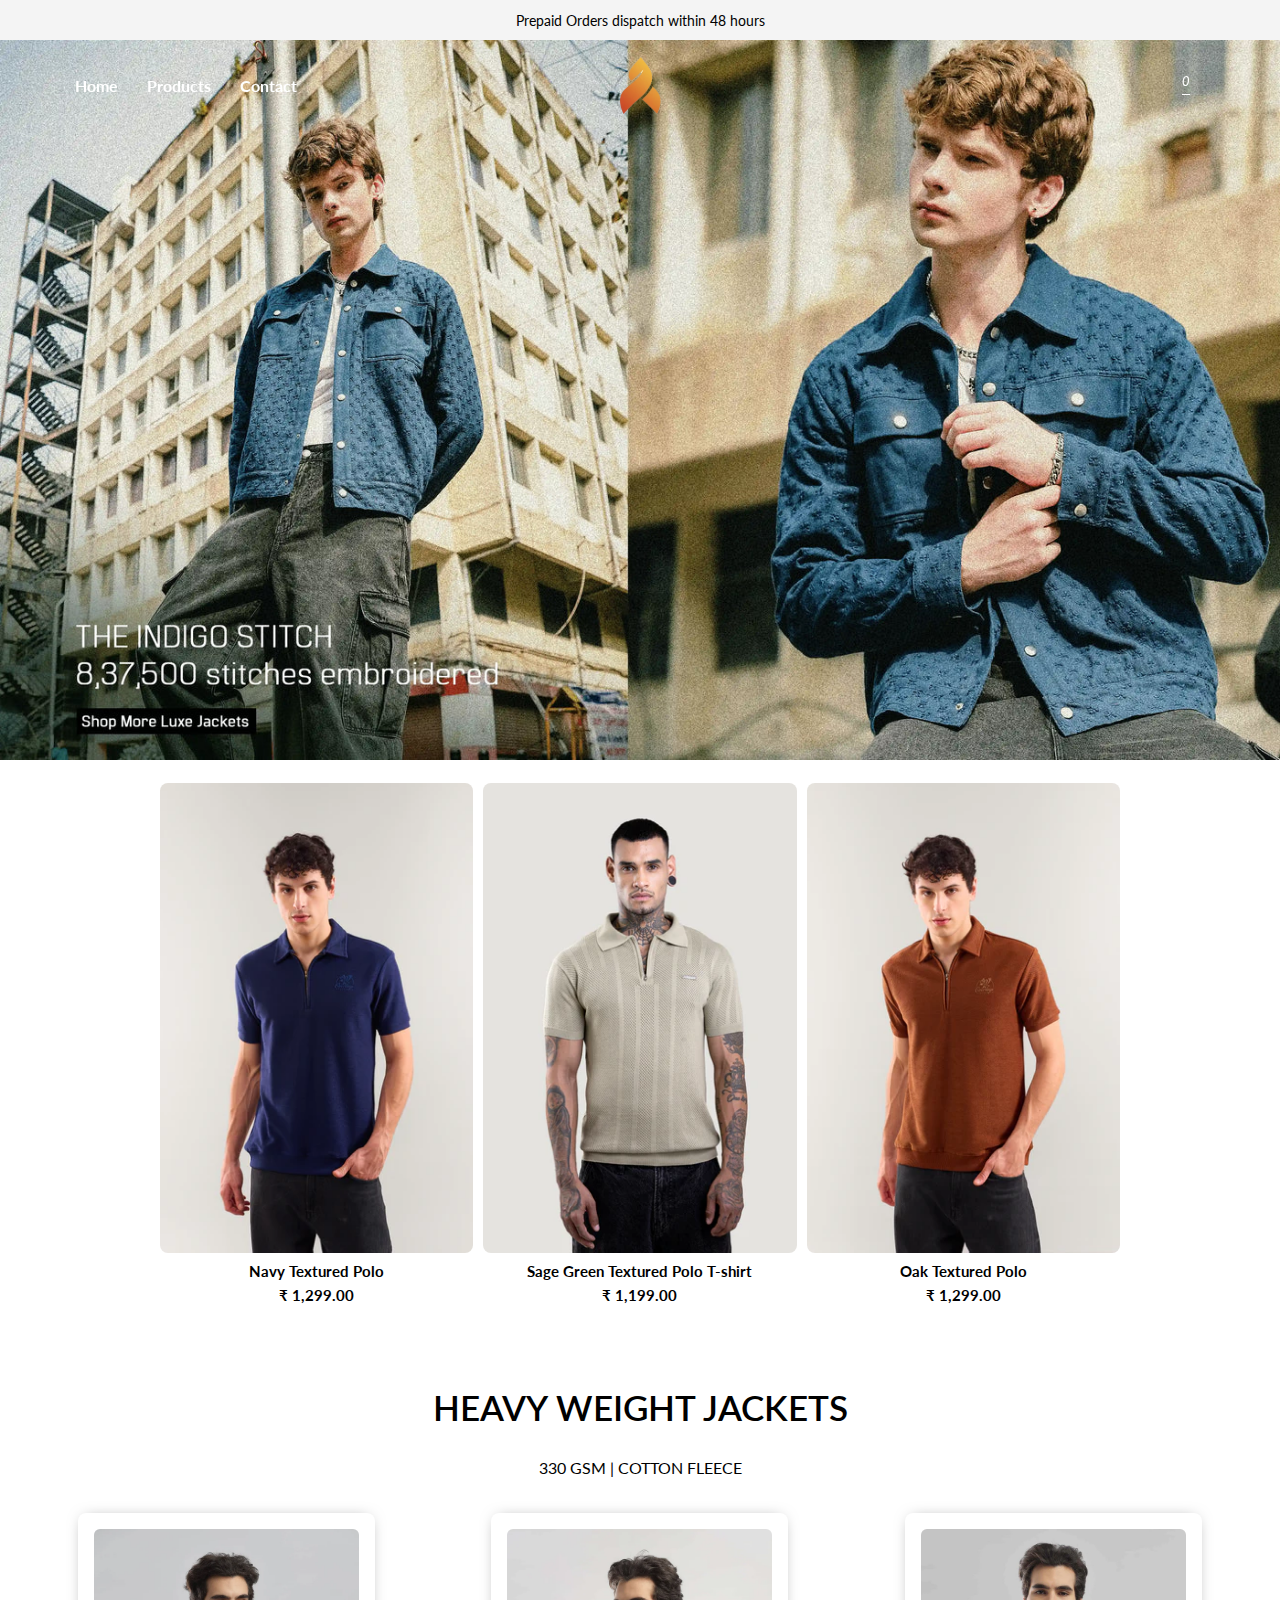
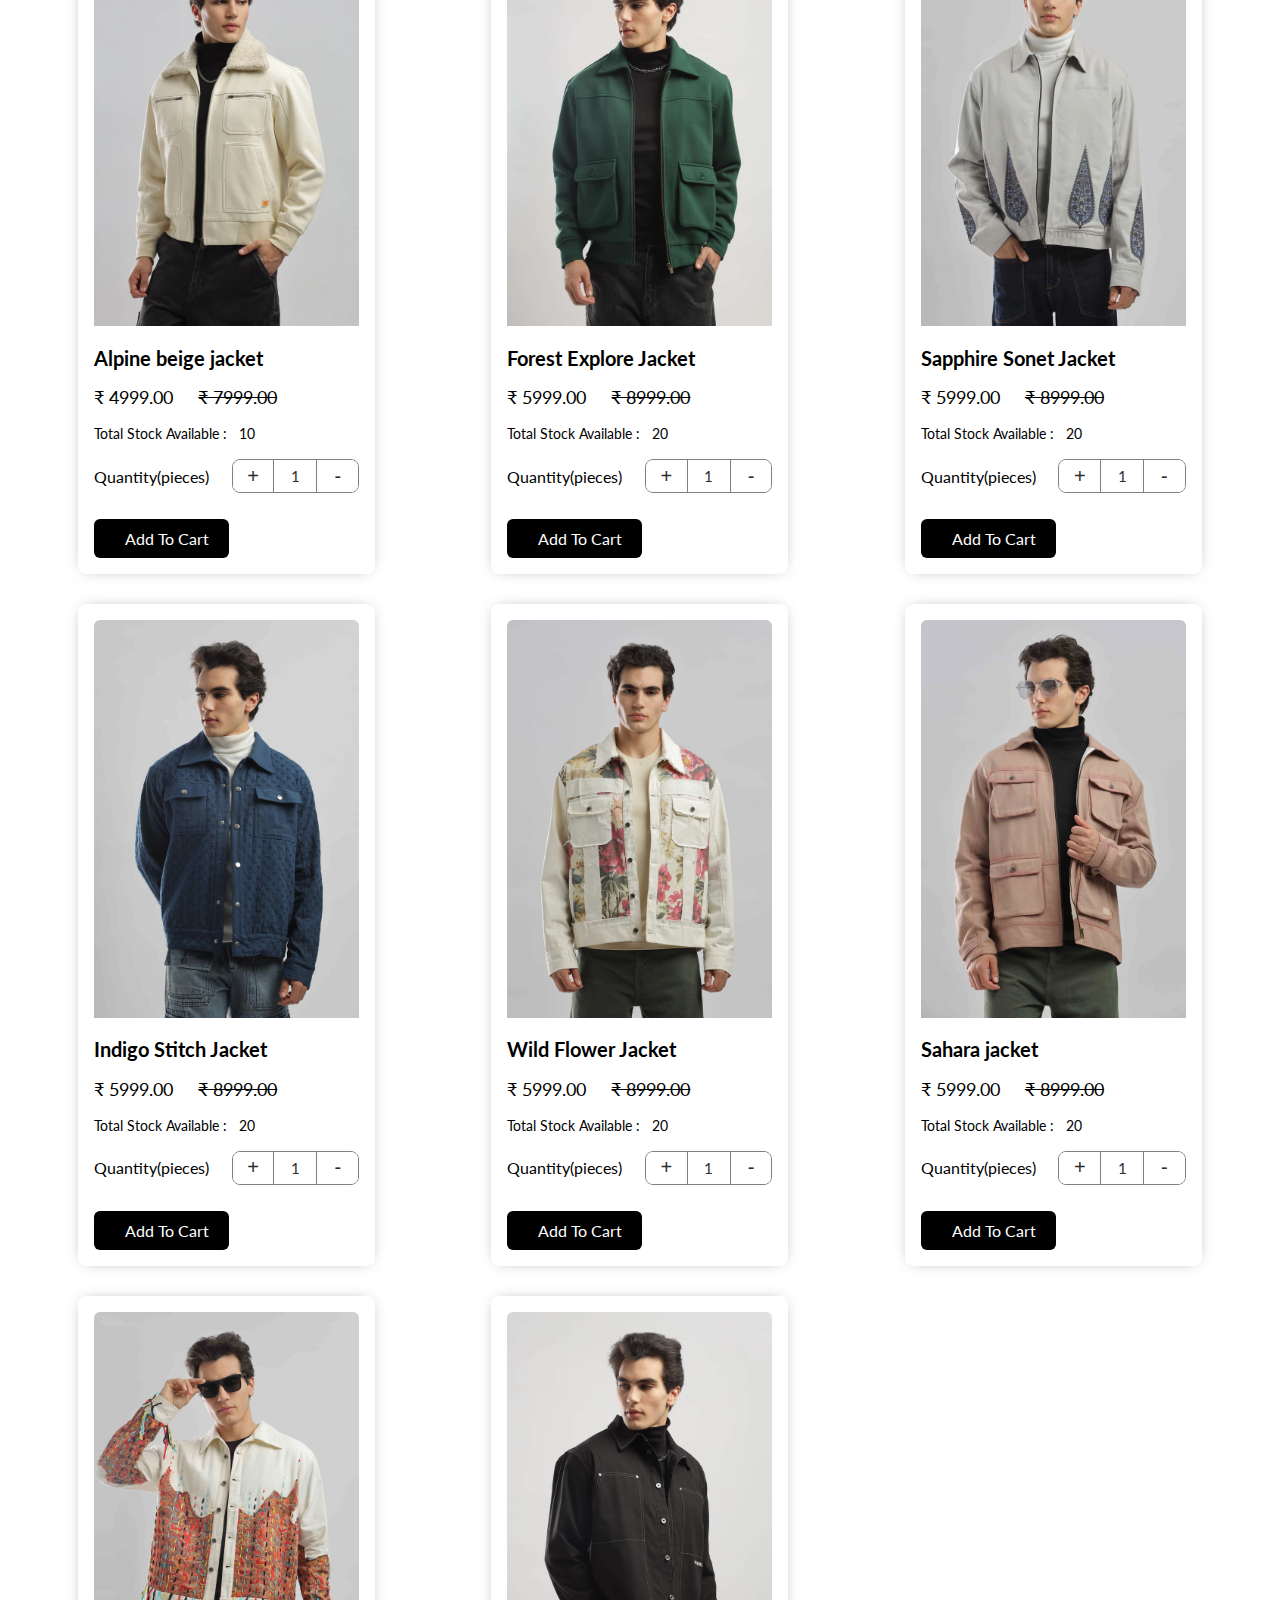
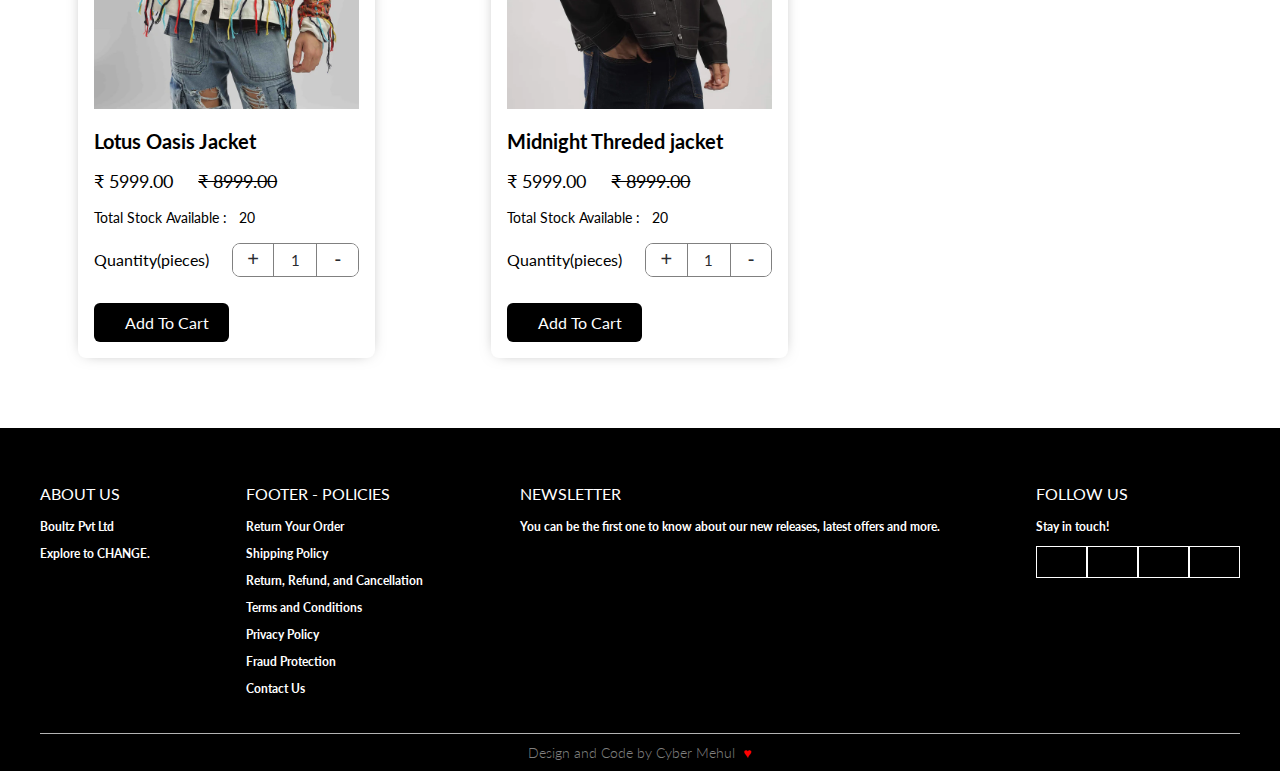
<file: 1. E-Commerce App/index.html>
<!DOCTYPE html>
<html lang="en">
<head>
    <meta charset="UTF-8">
    <meta name="viewport" content="width=device-width, initial-scale=1.0">
    <title>Layers: Shop T-shirt, Jackets</title>
    <link rel="stylesheet" href="https://cdnjs.cloudflare.com/ajax/libs/font-awesome/6.7.1/css/all.min.css" integrity="sha512-5Hs3dF2AEPkpNAR7UiOHba+lRSJNeM2ECkwxUIxC1Q/FLycGTbNapWXB4tP889k5T5Ju8fs4b1P5z/iB4nMfSQ==" crossorigin="anonymous" referrerpolicy="no-referrer" />
    <link rel="preconnect" href="https://fonts.googleapis.com">
    <link rel="preconnect" href="https://fonts.gstatic.com" crossorigin>
    <link href="https://fonts.googleapis.com/css2?family=Lato:ital,wght@0,100;0,300;0,400;0,700;0,900;1,100;1,300;1,400;1,700;1,900&display=swap" rel="stylesheet">
    <link rel="stylesheet" href="style.css">
    <script src="script.js" defer></script>
</head>
<body>
    <annoucementbar class="annoucement-bar">
        <div class="left-arrow-container arrow">
            <i class="fa-solid fa-arrow-left"></i>
        </div>
        <p class="annoucement-msg">Prepaid Orders dispatch within 48 hours</p>
        <div class="right-arrow-container arrow">
            <i class="fa-solid fa-arrow-right"></i>
        </div>
    </annoucementbar>
    <nav>
        <div class="nav-container">
            <div class="nav-left-side">
                <i class="fa-solid fa-bars menu"></i>
                <a href="index.html" class="home">Home</a>
                <a href="products.html" class="products">Products</a>
                <a href="contact.html" class="contact">Contact</a>
            </div>
            <img src="./images/Logo-150x.avif" alt="logo" class="logo">
            <div class="nav-right-side">
                <a href="account.html" class="my-account"><i class="fa-regular fa-user icons"></i></a>
                <a href="cart.html" class="my-cart"><i class="fa-solid fa-cart-shopping icons"> <sup id="cart-number">0</sup></i></a>
            </div>
        </div>
    </nav>
    <aside>
        <div class="slide-bar-heading-container">
            <div class="slide-bar-heading">Boultz.com</div>
            <div class="close-btn">&#128473;</div>
        </div>
        <div class="slide-bar-main-content">
            <div class="slide-home link"><a href="index.html">Home</a></div>
            <div class="slide-products link"><a href="products.html">Products</a></div>
            <div class="slide-contacts link"><a href="contact.html">Contacts</a></div>
            <div class="slide-account link"><a href="account.html">Account</a></div>
        </div>
    </aside>

    <main>
        <section class="hero-section">
            <div class="hero-section-img-container">
                <img src="./images/hero-section-2.png" alt="responsive-image" class="hero-section-img">
            </div>
        </section>  

        <section class="collection-section">
            <div class="gallery-container">
                <i class="fa-solid fa-caret-left" id="back-btn"></i>

                <div class="gallery">
                    <div class="image-batch">
                        <div class="image-container">
                            <img src="./images/T-1.png" alt="Tshirt-images">
                            <p class="t-name">Navy Textured Polo</p>
                            <p class="t-price">&#8377; 1,299.00</p>
                        </div>
                        <div class="image-container">
                            <img src="./images/T-2.png" alt="Tshirt-images">
                            <p class="t-name">Sage Green Textured Polo T-shirt</p>
                            <p class="t-price">&#8377; 1,199.00</p>
                        </div>
                        <div class="image-container">
                            <img src="./images/T-3.png" alt="Tshirt-images">
                            <p class="t-name">Oak Textured Polo</p>
                            <p class="t-price">&#8377; 1,299.00</p>
                        </div>
                    </div>
                    <div class="image-batch">
                        <div class="image-container">
                            <img src="./images/T-4.png" alt="Tshirt-images">
                            <p class="t-name">Textured Midnigth Polo</p>
                            <p class="t-price">&#8377; 1,299.00</p>
                        </div>
                        <div class="image-container">
                            <img src="./images/T-5.png" alt="Tshirt-images">
                            <p class="t-name">Matrix Opal Polo T-shirt</p>
                            <p class="t-price">&#8377; 1,999.00</p>
                        </div>
                        <div class="image-container">
                            <img src="./images/T-6.png" alt="Tshirt-images">
                            <p class="t-name">Oak Textured Polo</p>
                            <p class="t-price">&#8377; 1,299.00</p>
                        </div>
                    </div>
                    <div class="image-batch">
                        <div class="image-container">
                            <img src="./images/T-7.png" alt="Tshirt-images">
                            <p class="t-name">Ambered Textured Polo</p>
                            <p class="t-price">&#8377; 999.00</p>
                        </div>
                        <div class="image-container">
                            <img src="./images/T-8.png" alt="Tshirt-images">
                            <p class="t-name">Matrix Opal Polo T-shirt</p>
                            <p class="t-price">&#8377; 1,299.00</p>
                        </div>
                        <div class="image-container">
                            <img src="./images/T-9.png" alt="Tshirt-images">
                            <p class="t-name">Off-Grid Polo Tshirt - Blush</p>
                            <p class="t-price">&#8377; 1,199.00</p>
                        </div>
                    </div>
                    <div class="image-batch">
                        <div class="image-container">
                            <img src="./images/T-10.png" alt="Tshirt-images">
                            <p class="t-name">Midnight Polo Tshirt</p>
                            <p class="t-price">&#8377; 1,299.00</p>
                        </div>
                        <div class="image-container">
                            <img src="./images/T-11.png" alt="Tshirt-images">
                            <p class="t-name">Off-Grid Polo Tshirt - Blue</p>
                            <p class="t-price">&#8377;  1,099.00</p>
                        </div>
                        <div class="image-container">
                            <img src="./images/T-12.png" alt="Tshirt-images">
                            <p class="t-name">Raven Black Textured Polo T-shirt</p>
                            <p class="t-price">&#8377; 1,599.00</p>
                        </div>
                    </div>
                </div>

                <i class="fa-solid fa-caret-right" id="next-btn"></i>
            </div>
        </section>

        <section class="product-cards-section">
            <div class="product-cards-section-heading">
                <h2>HEAVY WEIGHT JACKETS</h2>
                <P>330 GSM | COTTON FLEECE</P>
            </div>

            <div class="product-cards">
            </div>
        </section>  
    </main>

    <footer>
        <div class="footer-container">
            <div class="about-us">
                <p>ABOUT US</p>
                <p>Boultz Pvt Ltd</p>
                <p>Explore to CHANGE.</p>
            </div>
            <div class="policies">
                <p>FOOTER - POLICIES</p>
                <P>Return Your Order</P>
                <p>Shipping Policy</p>
                <p>Return, Refund, and Cancellation</p>
                <p>Terms and Conditions</p>
                <p>Privacy Policy</p>
                <p>Fraud Protection</p>
                <p>Contact Us</p>
            </div>
            <div class="news-letter">
                <P>NEWSLETTER</P>
                <P>You can be the first one to know about our new releases, latest offers and more.</P>
            </div>
            <div class="follow-us">
                <P>FOLLOW US</P>
                <P class="p">Stay in touch!</P>
                <div class="social-media-handles">
                    <i class="fa-brands fa-facebook-f social-media" id="facebook"></i>
                    <i class="fa-brands fa-twitter social-media" id="fa-twitter"></i>
                    <i class="fa-brands fa-instagram social-media" id="instagram"></i>
                    <i class="fa-brands fa-youtube social-media" id="youtube"></i>
                </div>
            </div>
        </div>
        <div class="line"></div>
        <div class="created-by">
            <p>Design and Code by Cyber Mehul &nbsp;<span>&hearts;</span></p>
        </div>
    </footer>
</body>
</html>
</file>
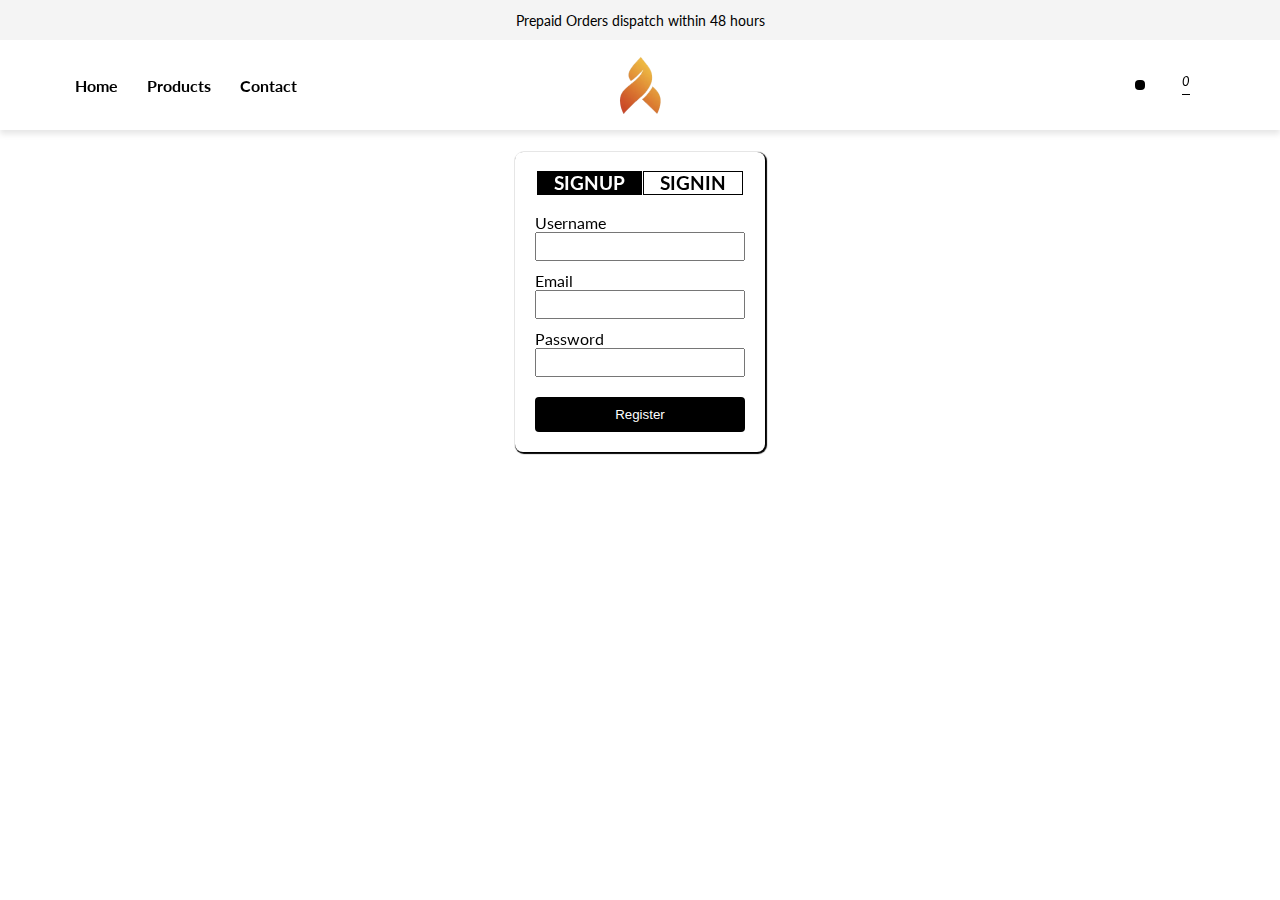
<file: 1. E-Commerce App/account.html>
<!DOCTYPE html>
<html lang="en">
<head>
    <meta charset="UTF-8">
    <meta name="viewport" content="width=device-width, initial-scale=1.0">
    <title>Document</title>
    <link rel="stylesheet" href="https://cdnjs.cloudflare.com/ajax/libs/font-awesome/6.7.1/css/all.min.css" integrity="sha512-5Hs3dF2AEPkpNAR7UiOHba+lRSJNeM2ECkwxUIxC1Q/FLycGTbNapWXB4tP889k5T5Ju8fs4b1P5z/iB4nMfSQ==" crossorigin="anonymous" referrerpolicy="no-referrer" />
    <link rel="preconnect" href="https://fonts.googleapis.com">
    <link rel="preconnect" href="https://fonts.gstatic.com" crossorigin>
    <link href="https://fonts.googleapis.com/css2?family=Lato:ital,wght@0,100;0,300;0,400;0,700;0,900;1,100;1,300;1,400;1,700;1,900&display=swap" rel="stylesheet">
    <link rel="stylesheet" href="account.css">
    <script src="account.js" defer></script>
</head>
<body>
    <annoucementbar class="annoucement-bar">
        <div class="left-arrow-container arrow">
            <i class="fa-solid fa-arrow-left"></i>
        </div>
        <p class="annoucement-msg">Prepaid Orders dispatch within 48 hours</p>
        <div class="right-arrow-container arrow">
            <i class="fa-solid fa-arrow-right"></i>
        </div>
    </annoucementbar>
    <nav>
        <div class="nav-container">
            <div class="nav-left-side">
                <i class="fa-solid fa-bars menu"></i>
                <a href="index.html" class="home">Home</a>
                <a href="products.html" class="products">Products</a>
                <a href="contact.html" class="contact">Contact</a>
            </div>
            <img src="./images/Logo-150x.avif" alt="logo" class="logo">
            <div class="nav-right-side">
                <a href="" class="my-account"><i class="fa-regular fa-user icons"></i></a>
                <a href="cart.html" class="my-cart"><i class="fa-solid fa-cart-shopping icons"> <sup id="cart-number">0</sup></i></a>
            </div>
        </div>
    </nav>
    <aside>
        <div class="slide-bar-heading-container">
            <div class="slide-bar-heading">Boultz.com</div>
            <div class="close-btn">&#128473;</div>
        </div>
        <div class="slide-bar-main-content">
            <div class="slide-home link"><a href="index.html">Home</a></div>
            <div class="slide-products link"><a href="products.html">Products</a></div>
            <div class="slide-contacts link"><a href="contact.html">Contacts</a></div>
            <div class="slide-account link"><a href="account.html">Account</a></div>
        </div>
    </aside>

    <main>
        <div class="signup-signin">
            <form class="sign-up-form authentication">
                <h3 class="heading"><span class="signup">SIGNUP</span><span class="signin">SIGNIN</span></h3>
    
                <label for="user-name">Username</label>
                <input type="text" class="first-name" id="user-name" required><br>
    
                <label for="email">Email</label>
                <input type="email" class="email" id="email" required><br>
    
                <label for="user-password">Password</label>
                <input type="password" class="user-password" id="user-password" required><br>
    
                <button type="submit">Register</button>
            </form>
            <form class="sign-in-form authentication">
                <h3 class="heading"><span class="signup">SIGNUP</span><span class="signin">SIGNIN</span></h3>
    
                <label for="enter-name">Username</label>
                <input type="text" class="enter-name" id="enter-name" required><br>
    
                <label for="enter-password">Password</label>
                <input type="password" class="enter-password" id="enter-password" required><br>
    
                <button type="submit">Login</button>
            </form>
        </div>
    </main>

</body>
</html>
</file>
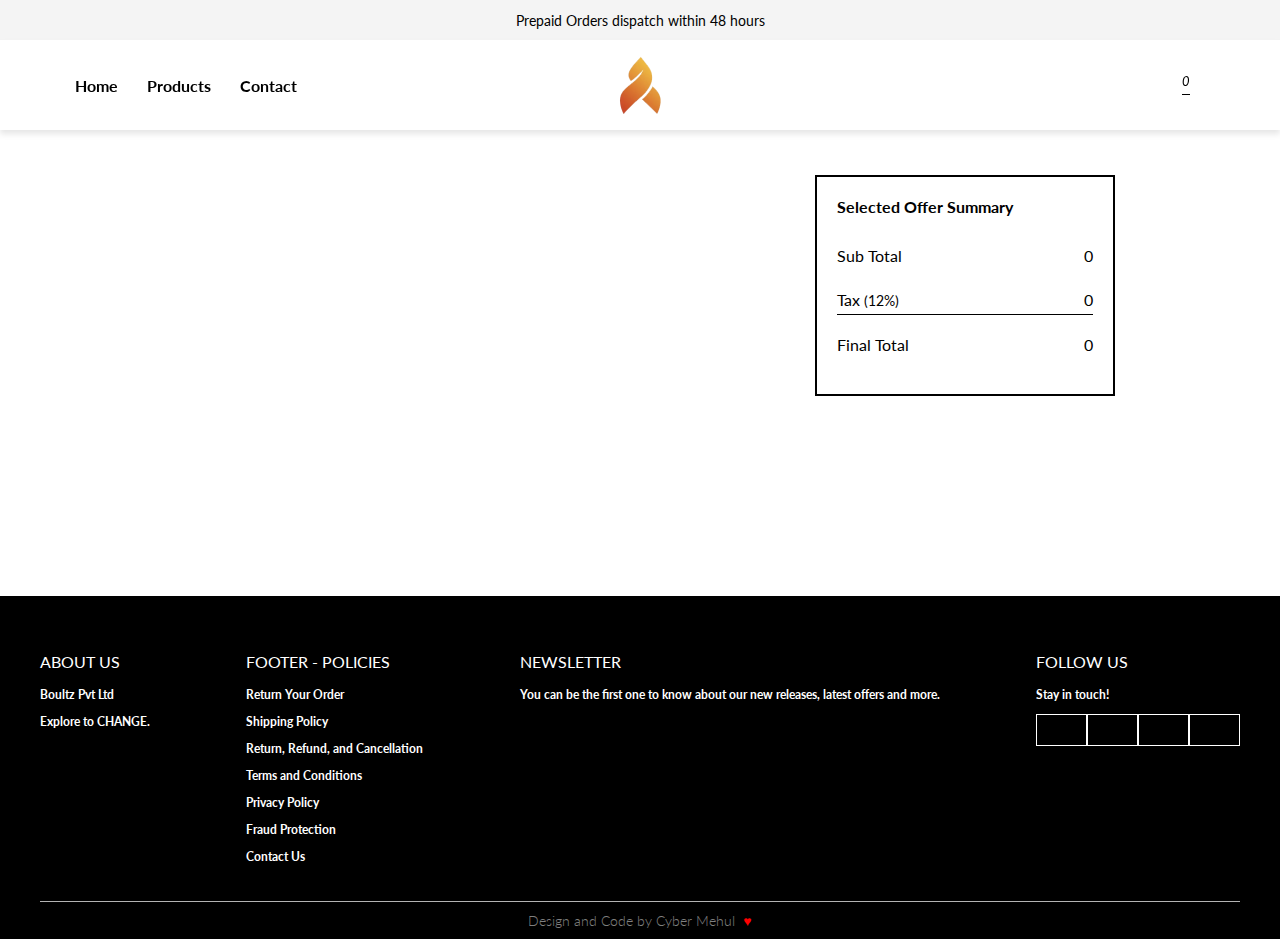
<file: 1. E-Commerce App/cart.html>
<!DOCTYPE html>
<html lang="en">
<head>
    <meta charset="UTF-8">
    <meta name="viewport" content="width=device-width, initial-scale=1.0">
    <title>Layers: Shop T-shirt, Jackets</title>
    <link rel="stylesheet" href="https://cdnjs.cloudflare.com/ajax/libs/font-awesome/6.7.1/css/all.min.css" integrity="sha512-5Hs3dF2AEPkpNAR7UiOHba+lRSJNeM2ECkwxUIxC1Q/FLycGTbNapWXB4tP889k5T5Ju8fs4b1P5z/iB4nMfSQ==" crossorigin="anonymous" referrerpolicy="no-referrer" />
    <link rel="preconnect" href="https://fonts.googleapis.com">
    <link rel="preconnect" href="https://fonts.gstatic.com" crossorigin>
    <link href="https://fonts.googleapis.com/css2?family=Lato:ital,wght@0,100;0,300;0,400;0,700;0,900;1,100;1,300;1,400;1,700;1,900&display=swap" rel="stylesheet">
    <link rel="stylesheet" href="cart.css">
    <script src="cart.js" defer></script>
</head>
<body>
    <annoucementbar class="annoucement-bar">
        <div class="left-arrow-container arrow">
            <i class="fa-solid fa-arrow-left"></i>
        </div>
        <p class="annoucement-msg">Prepaid Orders dispatch within 48 hours</p>
        <div class="right-arrow-container arrow">
            <i class="fa-solid fa-arrow-right"></i>
        </div>
    </annoucementbar>
    <nav>
        <div class="nav-container">
            <div class="nav-left-side">
                <i class="fa-solid fa-bars menu"></i>
                <a href="index.html" class="home">Home</a>
                <a href="products.html" class="products">Products</a>
                <a href="contact.html" class="contact">Contact</a>
            </div>
            <img src="./images/Logo-150x.avif" alt="logo" class="logo">
            <div class="nav-right-side">
                <a href="account.html" class="my-account"><i class="fa-regular fa-user icons"></i></a>
                <a href="cart.html" class="my-cart"><i class="fa-solid fa-cart-shopping icons"> <sup id="cart-number">0</sup></i></a>
            </div>
        </div>
    </nav>
    <aside>
        <div class="slide-bar-heading-container">
            <div class="slide-bar-heading">Boultz.com</div>
            <div class="close-btn">&#128473;</div>
        </div>
        <div class="slide-bar-main-content">
            <div class="slide-home link"><a href="index.html">Home</a></div>
            <div class="slide-products link"><a href="products.html">Products</a></div>
            <div class="slide-contacts link"><a href="contact.html">Contacts</a></div>
            <div class="slide-account link"><a href="account.html">Account</a></div>
        </div>
    </aside>

    <main>
        <div class="main-container">
            <div class="add-to-cart-details"></div>
        </div>
        <div class="billing-details">
            <div class="billing-heading">Selected Offer Summary</div>
            <div class="sub-total-element">
                <span class="sub-total-heading">Sub Total</span>
                <span class="sub-total">0</span>
            </div>
            <div class="tax-element">
                <span class="tax-heading">Tax <span>(12%)</span></span>
                <span class="tax">0</span>
            </div>
            <div class="final-total-element">
                <span class="final-total-heading">Final Total</span>
                <span class="final-total">0</span>
            </div>
        </div>
    </main>
    
    <footer>
        <div class="footer-container">
            <div class="about-us">
                <p>ABOUT US</p>
                <p>Boultz Pvt Ltd</p>
                <p>Explore to CHANGE.</p>
            </div>
            <div class="policies">
                <p>FOOTER - POLICIES</p>
                <P>Return Your Order</P>
                <p>Shipping Policy</p>
                <p>Return, Refund, and Cancellation</p>
                <p>Terms and Conditions</p>
                <p>Privacy Policy</p>
                <p>Fraud Protection</p>
                <p>Contact Us</p>
            </div>
            <div class="news-letter">
                <P>NEWSLETTER</P>
                <P>You can be the first one to know about our new releases, latest offers and more.</P>
            </div>
            <div class="follow-us">
                <P>FOLLOW US</P>
                <P class="p">Stay in touch!</P>
                <div class="social-media-handles">
                    <i class="fa-brands fa-facebook-f social-media" id="facebook"></i>
                    <i class="fa-brands fa-twitter social-media" id="fa-twitter"></i>
                    <i class="fa-brands fa-instagram social-media" id="instagram"></i>
                    <i class="fa-brands fa-youtube social-media" id="youtube"></i>
                </div>
            </div>
        </div>
        <div class="line"></div>
        <div class="created-by">
            <p>Design and Code by Cyber Mehul &nbsp;<span>&hearts;</span></p>
        </div>
    </footer>

</body>
</html>
</file>
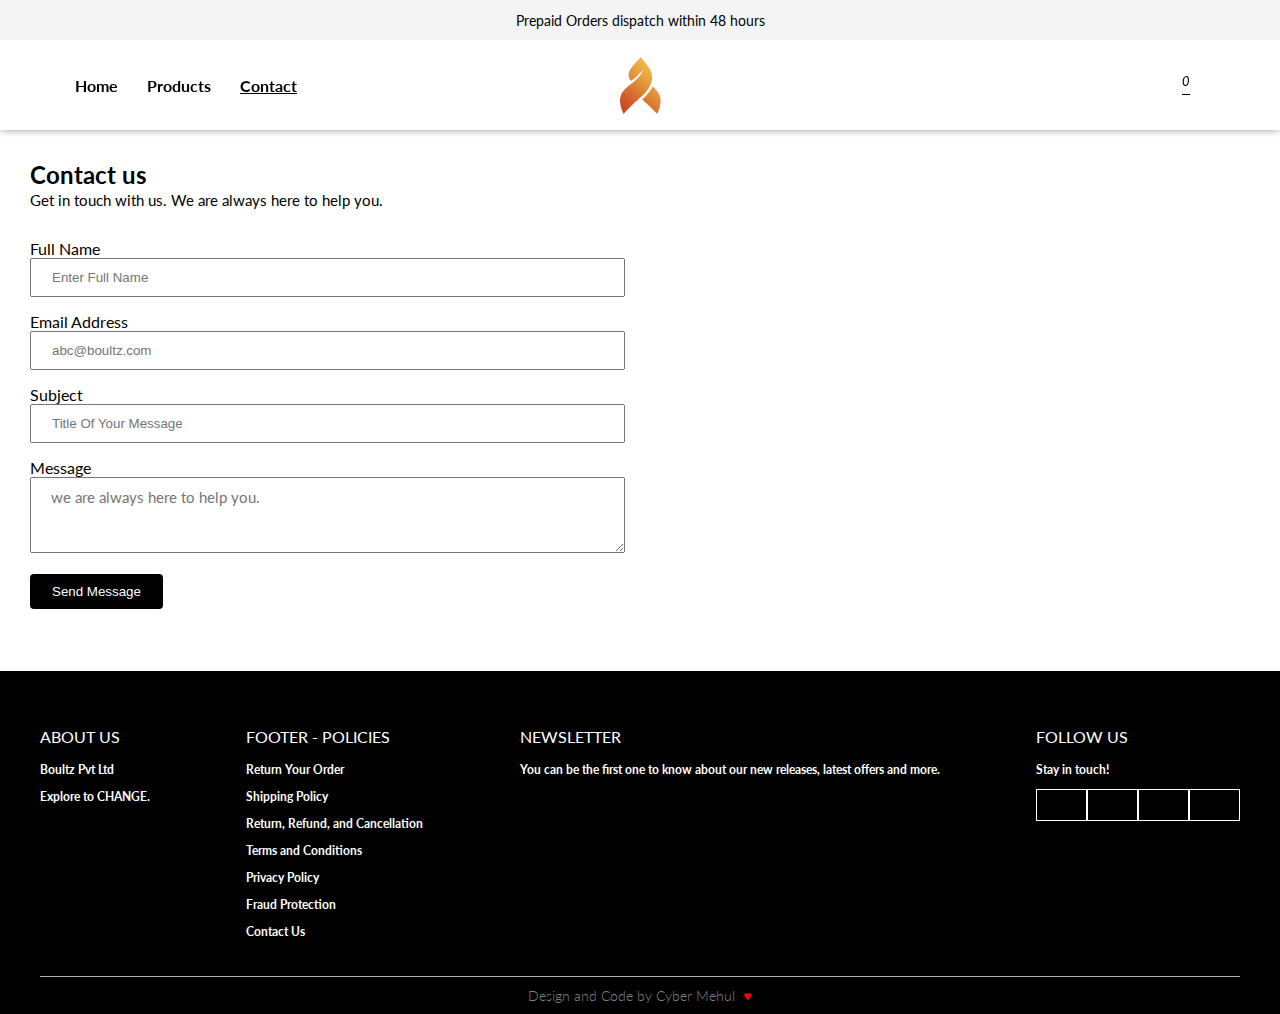
<file: 1. E-Commerce App/contact.html>
<!DOCTYPE html>
<html lang="en">
<head>
    <meta charset="UTF-8">
    <meta name="viewport" content="width=device-width, initial-scale=1.0">
    <title>Layers: Shop T-shirt, Jackets</title>
    <link rel="stylesheet" href="https://cdnjs.cloudflare.com/ajax/libs/font-awesome/6.7.1/css/all.min.css" integrity="sha512-5Hs3dF2AEPkpNAR7UiOHba+lRSJNeM2ECkwxUIxC1Q/FLycGTbNapWXB4tP889k5T5Ju8fs4b1P5z/iB4nMfSQ==" crossorigin="anonymous" referrerpolicy="no-referrer" />
    <link rel="preconnect" href="https://fonts.googleapis.com">
    <link rel="preconnect" href="https://fonts.gstatic.com" crossorigin>
    <link href="https://fonts.googleapis.com/css2?family=Lato:ital,wght@0,100;0,300;0,400;0,700;0,900;1,100;1,300;1,400;1,700;1,900&display=swap" rel="stylesheet">
    <link rel="stylesheet" href="contact.css">
    <script src="contact.js" defer></script>
</head>
<body>
    <annoucementbar class="annoucement-bar">
        <div class="left-arrow-container arrow">
            <i class="fa-solid fa-arrow-left"></i>
        </div>
        <p class="annoucement-msg">Prepaid Orders dispatch within 48 hours</p>
        <div class="right-arrow-container arrow">
            <i class="fa-solid fa-arrow-right"></i>
        </div>
    </annoucementbar>
    <nav>
        <div class="nav-container">
            <div class="nav-left-side">
                <i class="fa-solid fa-bars menu"></i>
                <a href="index.html" class="home">Home</a>
                <a href="products.html" class="products">Products</a>
                <a href="contact.html" class="contact">Contact</a>
            </div>
            <img src="./images/Logo-150x.avif" alt="logo" class="logo">
            <div class="nav-right-side">
                <a href="account.html" class="my-account"><i class="fa-regular fa-user icons"></i></a>
                <a href="cart.html" class="my-cart"><i class="fa-solid fa-cart-shopping icons"> <sup id="cart-number">0</sup></i></a>
            </div>
        </div>
    </nav>
    <aside>
        <div class="slide-bar-heading-container">
            <div class="slide-bar-heading">Boultz.com</div>
            <div class="close-btn">&#128473;</div>
        </div>
        <div class="slide-bar-main-content">
            <div class="slide-home link"><a href="index.html">Home</a></div>
            <div class="slide-products link"><a href="products.html">Products</a></div>
            <div class="slide-contacts link"><a href="contact.html">Contacts</a></div>
            <div class="slide-account link"><a href="account.html">Account</a></div>
        </div>
    </aside>

    <main>
        <div class="main-container">
            <div class="form-element">
                <form action="">
                    <h2 class="heading">Contact us</h2>
                    <p>Get in touch with us. We are always here to help you.</p>

                    <label for="full-name">Full Name</label><br>
                    <input type="text" id="full-name" placeholder="Enter Full Name" required><br>

                    <label for="email">Email Address</label><br>
                    <input type="email" id="email" placeholder="abc@boultz.com" required><br>

                    <label for="subject">Subject</label><br>
                    <input type="text" id="subject" placeholder="Title Of Your Message" required><br>

                    <label for="message">Message</label><br>
                    <textarea name="message" id="message" placeholder="we are always here to help you." cols="30" rows="3"></textarea><br>

                    <button type="submit">Send Message</button>
                </form>
            </div>
            <div class="google-map-element">
                <iframe src="https://www.google.com/maps/embed?pb=!1m14!1m12!1m3!1d4441.092593015593!2d72.93589759498663!3d20.608514143545992!2m3!1f0!2f0!3f0!3m2!1i1024!2i768!4f13.1!5e0!3m2!1sen!2sin!4v1733844020257!5m2!1sen!2sin" width="600" height="450" style="border:0;" allowfullscreen="" loading="lazy" referrerpolicy="no-referrer-when-downgrade"></iframe>
            </div>
        </div>        
    </main>

    <footer>
        <div class="footer-container">
            <div class="about-us">
                <p>ABOUT US</p>
                <p>Boultz Pvt Ltd</p>
                <p>Explore to CHANGE.</p>
            </div>
            <div class="policies">
                <p>FOOTER - POLICIES</p>
                <P>Return Your Order</P>
                <p>Shipping Policy</p>
                <p>Return, Refund, and Cancellation</p>
                <p>Terms and Conditions</p>
                <p>Privacy Policy</p>
                <p>Fraud Protection</p>
                <p>Contact Us</p>
            </div>
            <div class="news-letter">
                <P>NEWSLETTER</P>
                <P>You can be the first one to know about our new releases, latest offers and more.</P>
            </div>
            <div class="follow-us">
                <P>FOLLOW US</P>
                <P class="p">Stay in touch!</P>
                <div class="social-media-handles">
                    <i class="fa-brands fa-facebook-f social-media" id="facebook"></i>
                    <i class="fa-brands fa-twitter social-media" id="fa-twitter"></i>
                    <i class="fa-brands fa-instagram social-media" id="instagram"></i>
                    <i class="fa-brands fa-youtube social-media" id="youtube"></i>
                </div>
            </div>
        </div>
        <div class="line"></div>
        <div class="created-by">
            <p>Design and Code by Cyber Mehul &nbsp;<span>&hearts;</span></p>
        </div>
    </footer>

</body>
</html>
</file>
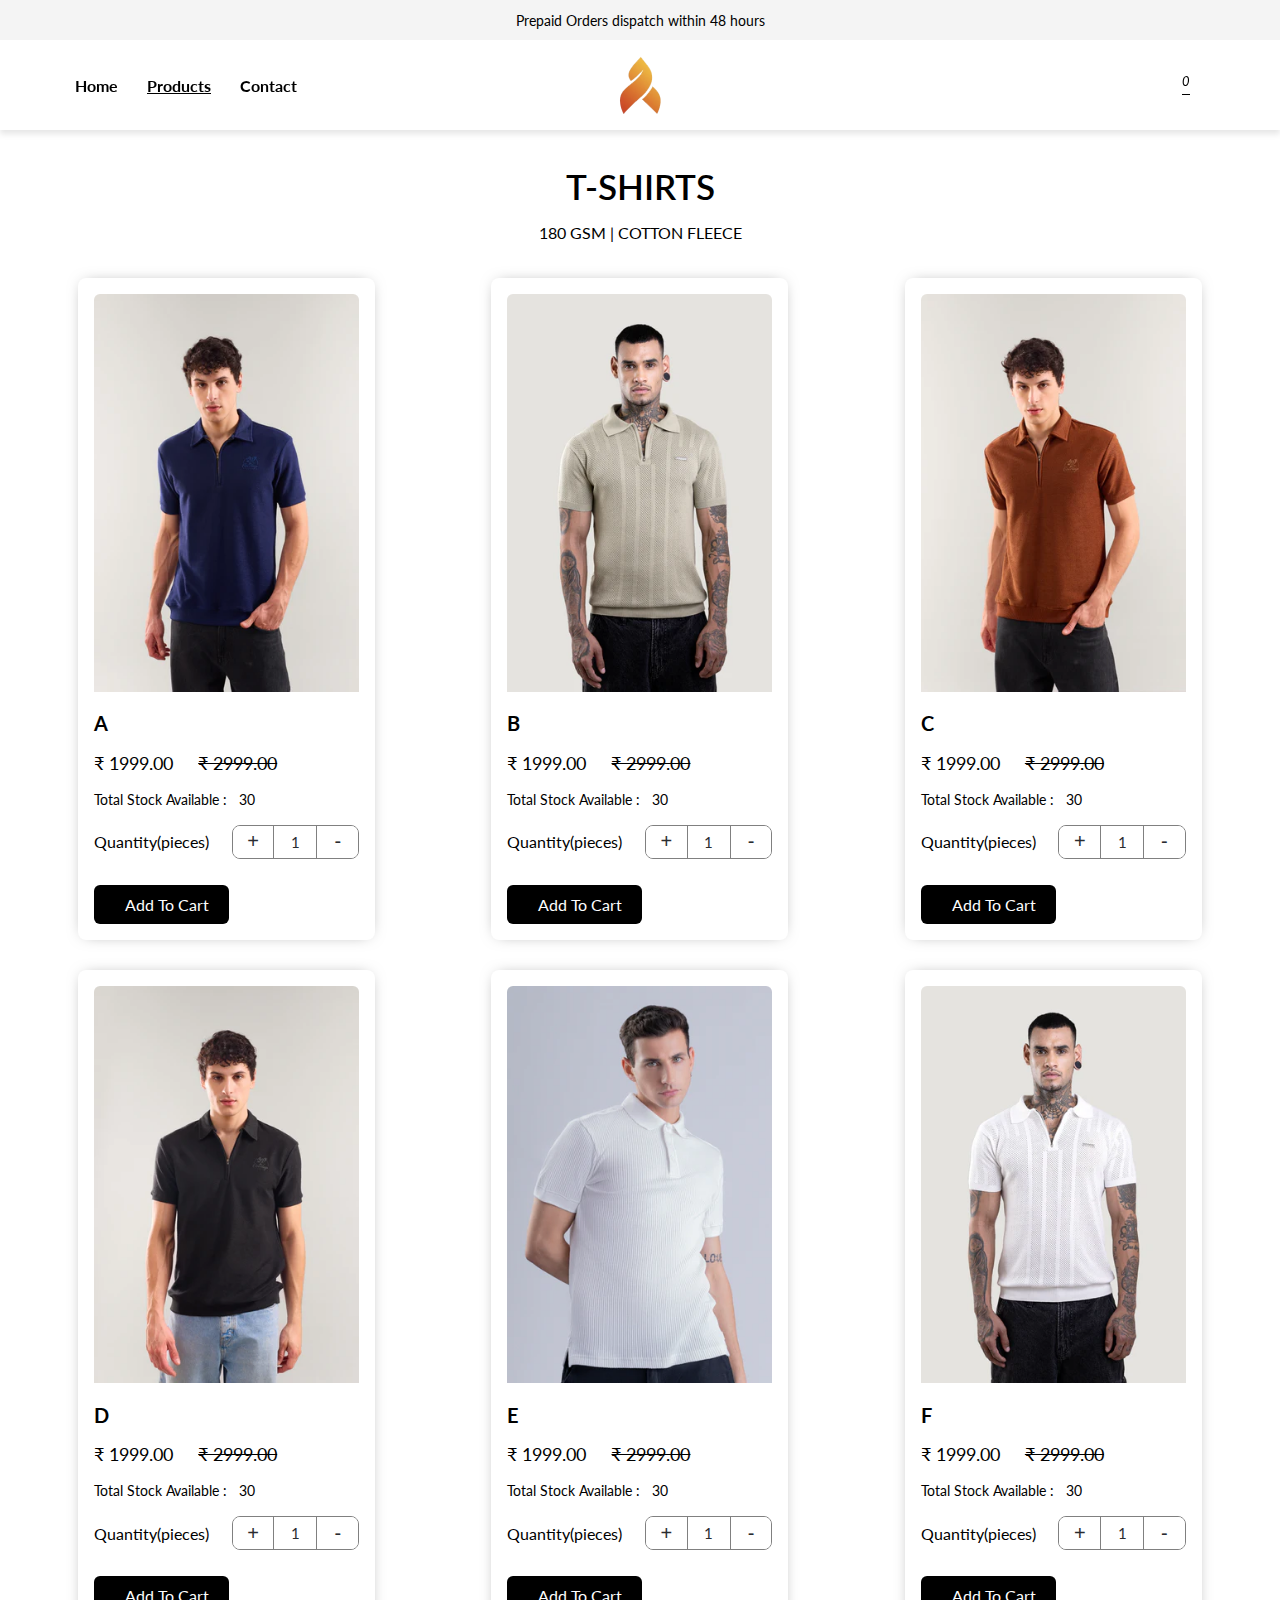
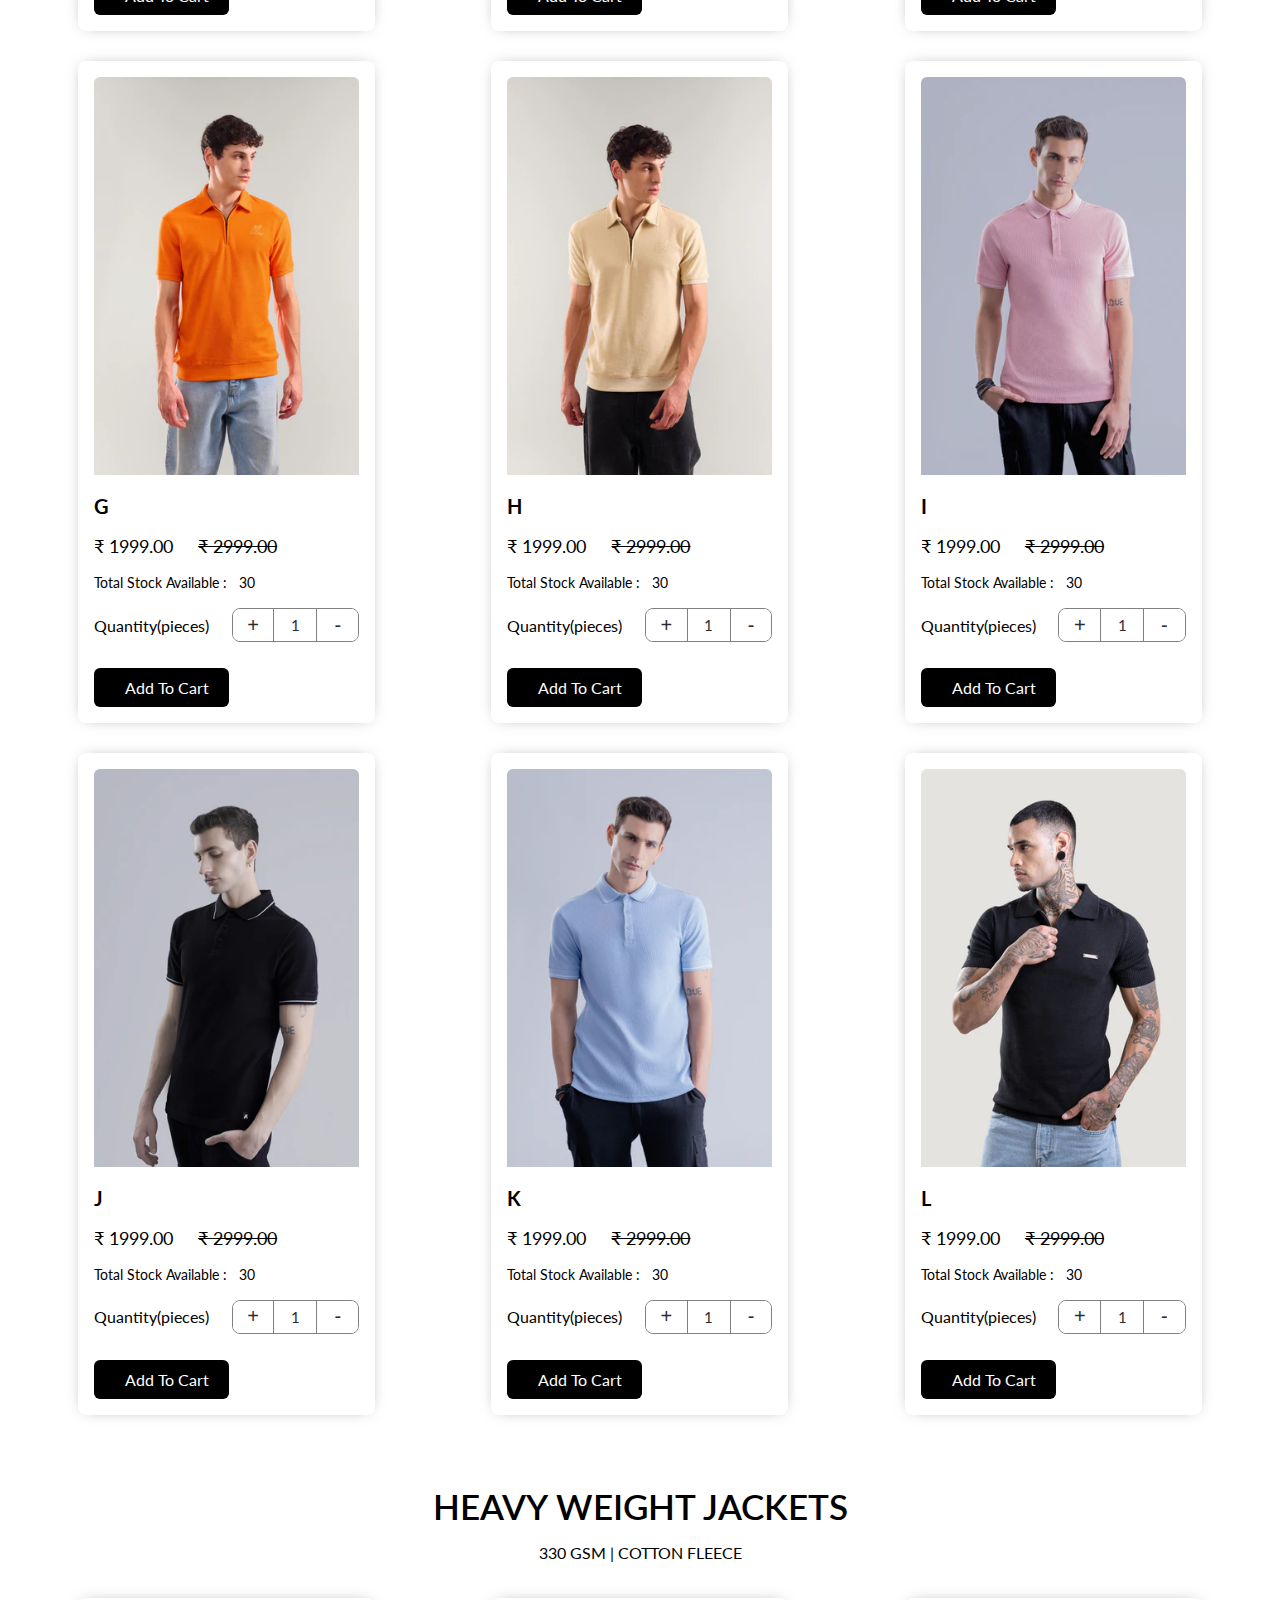
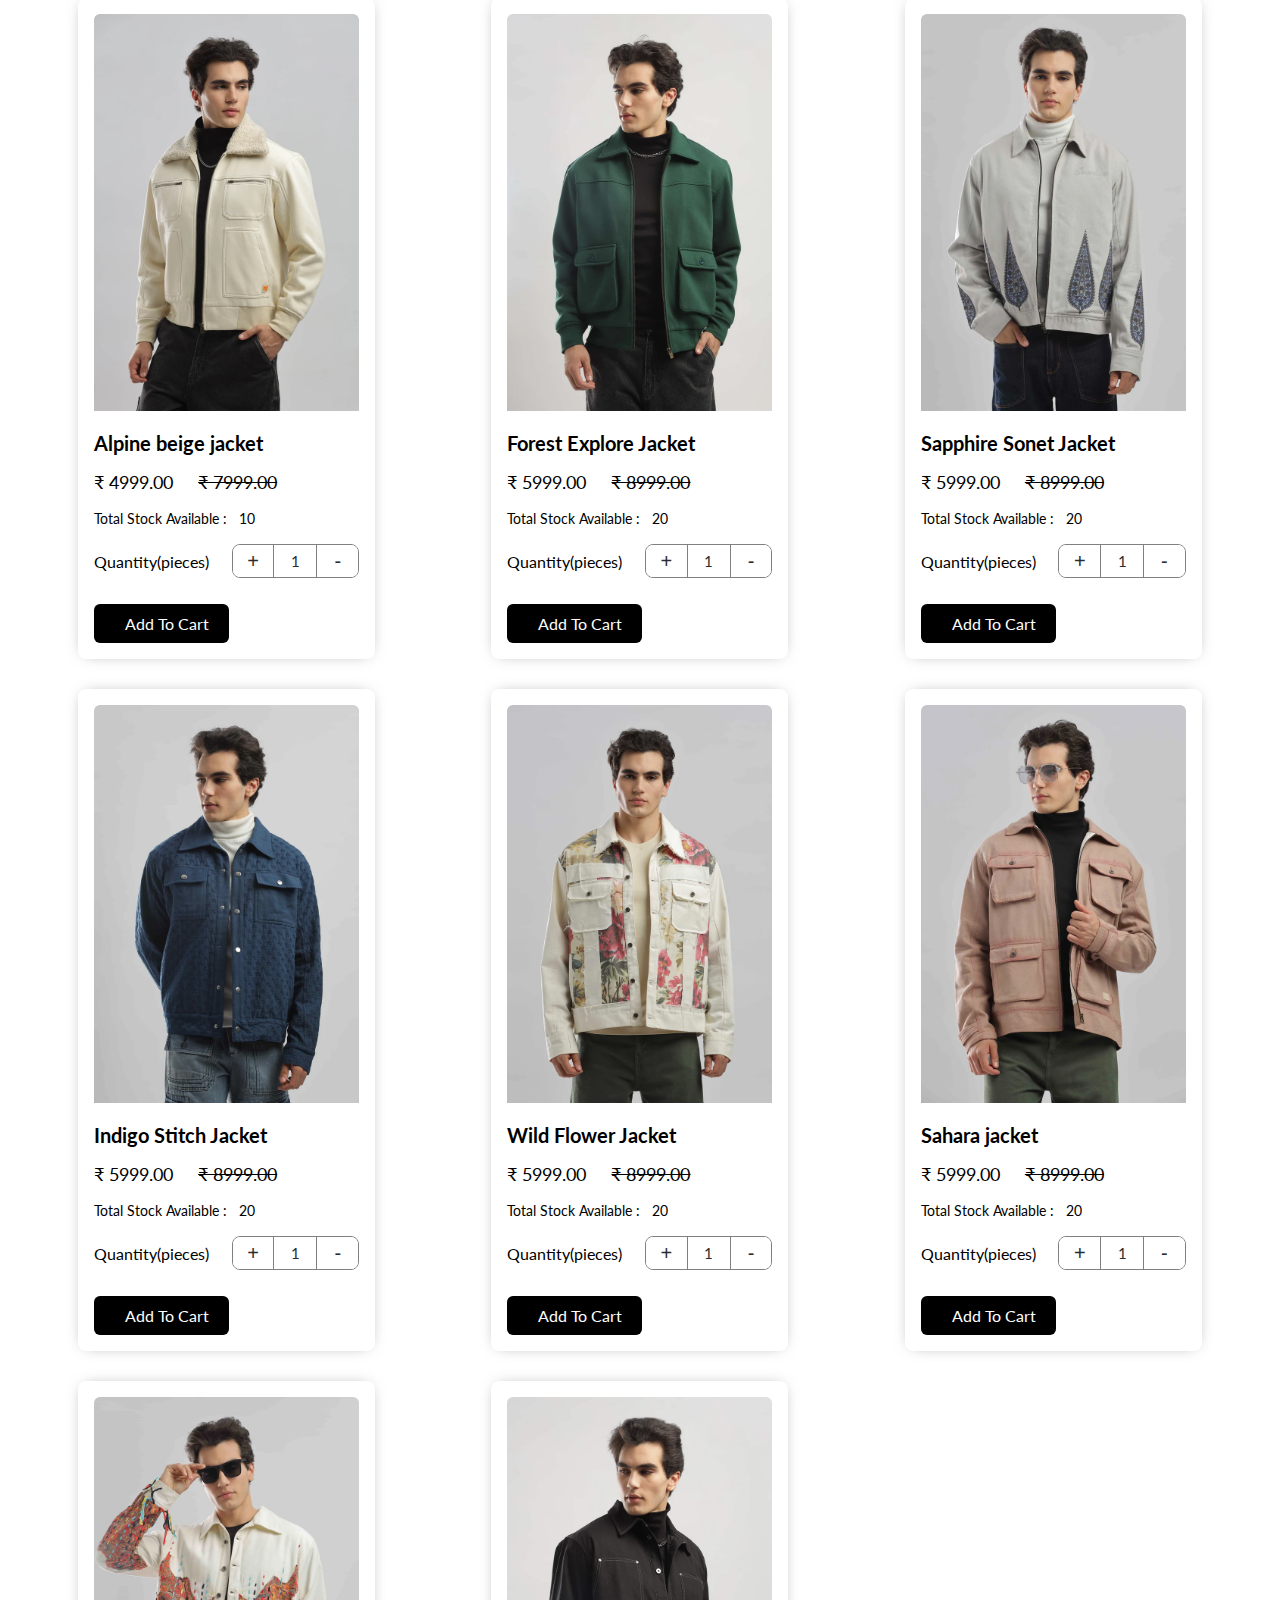
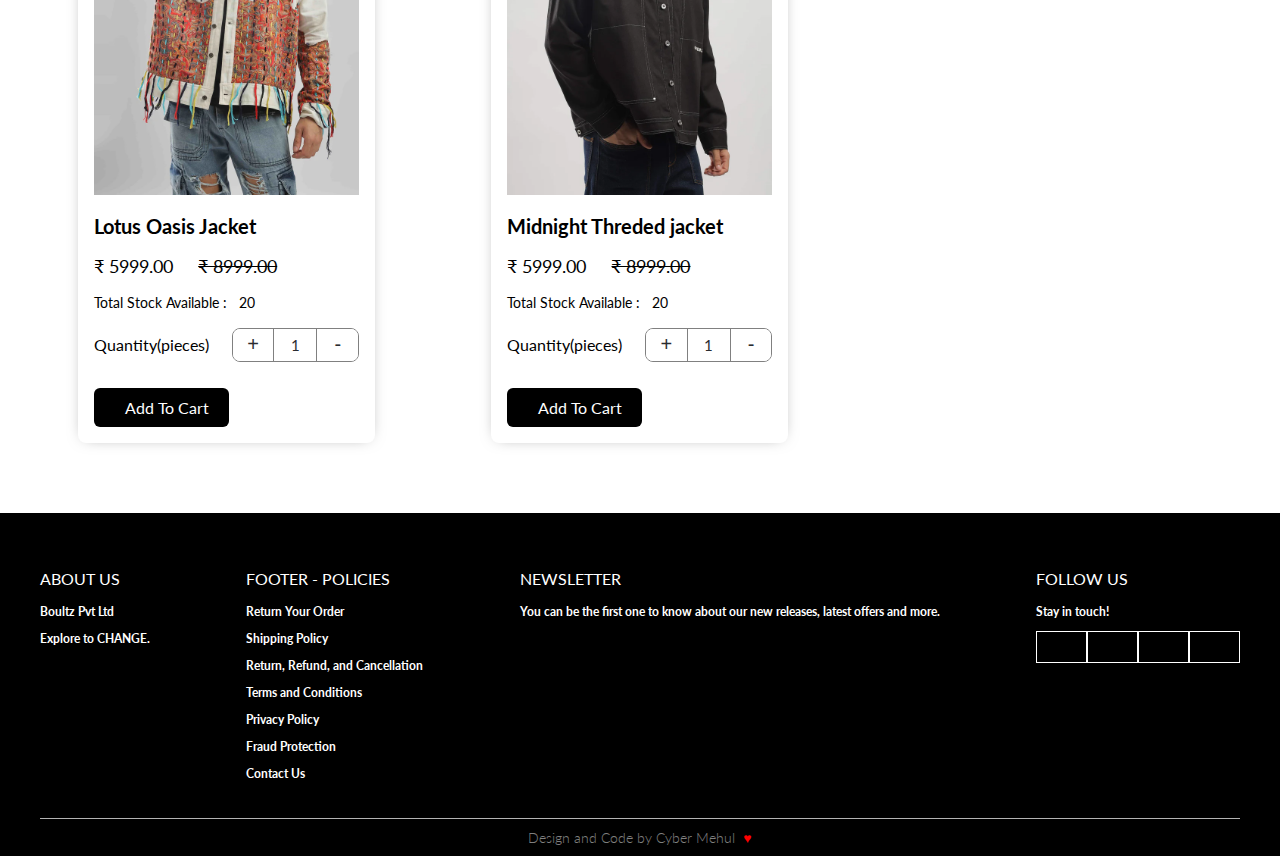
<file: 1. E-Commerce App/products.html>
<!DOCTYPE html>
<html lang="en">
<head>
    <meta charset="UTF-8">
    <meta name="viewport" content="width=device-width, initial-scale=1.0">
    <title>Layers: Shop T-shirt, Jackets</title>
    <link rel="stylesheet" href="https://cdnjs.cloudflare.com/ajax/libs/font-awesome/6.7.1/css/all.min.css" integrity="sha512-5Hs3dF2AEPkpNAR7UiOHba+lRSJNeM2ECkwxUIxC1Q/FLycGTbNapWXB4tP889k5T5Ju8fs4b1P5z/iB4nMfSQ==" crossorigin="anonymous" referrerpolicy="no-referrer" />
    <link rel="preconnect" href="https://fonts.googleapis.com">
    <link rel="preconnect" href="https://fonts.gstatic.com" crossorigin>
    <link href="https://fonts.googleapis.com/css2?family=Lato:ital,wght@0,100;0,300;0,400;0,700;0,900;1,100;1,300;1,400;1,700;1,900&display=swap" rel="stylesheet">
    <link rel="stylesheet" href="products.css">
    <script src="products.js" defer></script>
</head>
<body>
    <annoucementbar class="annoucement-bar">
        <div class="left-arrow-container arrow">
            <i class="fa-solid fa-arrow-left"></i>
        </div>
        <p class="annoucement-msg">Prepaid Orders dispatch within 48 hours</p>
        <div class="right-arrow-container arrow">
            <i class="fa-solid fa-arrow-right"></i>
        </div>
    </annoucementbar>
    <nav>
        <div class="nav-container">
            <div class="nav-left-side">
                <i class="fa-solid fa-bars menu"></i>
                <a href="index.html" class="home">Home</a>
                <a href="products.html" class="products">Products</a>
                <a href="contact.html" class="contact">Contact</a>
            </div>
            <img src="./images/Logo-150x.avif" alt="logo" class="logo">
            <div class="nav-right-side">
                <a href="account.html" class="my-account"><i class="fa-regular fa-user icons"></i></a>
                <a href="cart.html" class="my-cart"><i class="fa-solid fa-cart-shopping icons"> <sup id="cart-number">0</sup></i></a>
            </div>
        </div>
    </nav>
    <aside>
        <div class="slide-bar-heading-container">
            <div class="slide-bar-heading">Boultz.com</div>
            <div class="close-btn">&#128473;</div>
        </div>
        <div class="slide-bar-main-content">
            <div class="slide-home link"><a href="index.html">Home</a></div>
            <div class="slide-products link"><a href="products.html">Products</a></div>
            <div class="slide-contacts link"><a href="contact.html">Contacts</a></div>
            <div class="slide-account link"><a href="account.html">Account</a></div>
        </div>
    </aside>

    <main>
        <section class="product-cards-section">
            <div class="product-cards-section-heading">
                <h2>T-SHIRTS</h2>
                <P>180 GSM | COTTON FLEECE</P>
            </div>
            <div class="product-cards"></div>

            <div class="product-cards-section-heading" id="Jackets-section">
                <h2>HEAVY WEIGHT JACKETS</h2>
                <P>330 GSM | COTTON FLEECE</P>
            </div>
            <div class="product-cards2"></div>
        </section>  
    </main>

    <footer>
        <div class="footer-container">
            <div class="about-us">
                <p>ABOUT US</p>
                <p>Boultz Pvt Ltd</p>
                <p>Explore to CHANGE.</p>
            </div>
            <div class="policies">
                <p>FOOTER - POLICIES</p>
                <P>Return Your Order</P>
                <p>Shipping Policy</p>
                <p>Return, Refund, and Cancellation</p>
                <p>Terms and Conditions</p>
                <p>Privacy Policy</p>
                <p>Fraud Protection</p>
                <p>Contact Us</p>
            </div>
            <div class="news-letter">
                <P>NEWSLETTER</P>
                <P>You can be the first one to know about our new releases, latest offers and more.</P>
            </div>
            <div class="follow-us">
                <P>FOLLOW US</P>
                <P class="p">Stay in touch!</P>
                <div class="social-media-handles">
                    <i class="fa-brands fa-facebook-f social-media" id="facebook"></i>
                    <i class="fa-brands fa-twitter social-media" id="fa-twitter"></i>
                    <i class="fa-brands fa-instagram social-media" id="instagram"></i>
                    <i class="fa-brands fa-youtube social-media" id="youtube"></i>
                </div>
            </div>
        </div>
        <div class="line"></div>
        <div class="created-by">
            <p>Design and Code by Cyber Mehul &nbsp;<span>&hearts;</span></p>
        </div>
    </footer>
   
</body>
</html>
</file>
<file: 1. E-Commerce App/style.css>
* {
    box-sizing: border-box;
}

body {
    margin: 0;
    font-family: "Lato", sans-serif;
    font-weight: 400;
    font-style: normal;
}

/* [ 1 ] Annoucement-bar */
.annoucement-bar {
    min-height: 40px;
    background-color: #F4F4F4;
    padding: 0 20px;
    display: flex;
    justify-content: center;
    align-items: center;
    position: sticky;
    top: 0;
    z-index: 1;
}

.annoucement-msg {
    margin-block: 0;
    font-size: 14px;
    padding: 8px 40px;
    width: 550px;
    text-align: center;
}

.arrow {
    font-size: 12px;
}



/* [ 2 ] Nav-Bar */
nav {
    width: 100%;
    height: 90px;
    position: fixed;
    z-index: 1;
    transition: background-color 0.4s ease;
}

.nav-container {
    max-width: 1200px;
    height: 100%;
    display: flex;
    justify-content: space-between;
    align-items: center;
    margin-inline: auto;
    padding: 5px 35px;
}

nav:hover {
    background-color: white;
    box-shadow: 0 4px 6px rgba(0, 0, 0, 0.1);
}

.nav-active {
    background-color: white;
    box-shadow: 0 4px 6px rgba(0, 0, 0, 0.1);
}

.nav-container:hover {
    .nav-left-side a, .menu {
        color: black !important; 
    }
    .nav-right-side a {
        color: black !important;   
    }
}

.nav-left-side {
    font-size: 16px;
    flex: 1;
}

.nav-left-side a {
    text-decoration: none;
    color: white;
    font-weight: 700;
}

.nav-left-side a + a {
    margin-left: 25px;
}    

.nav-left-side .menu {
    color: white;
    font-size: 19px;
    display: none;
    cursor: pointer;
}

.logo {
    height: 75px;
}

.nav-right-side {
    flex: 1;
    display: flex;
    justify-content: flex-end;
    align-items: center;
}

.nav-right-side a + a {
    margin-left: 22px;
}

.nav-right-side a {
    font-size: 18px;
    color: white;
}

.nav-right-side .my-cart {
    padding: 8px 15px;
    border-radius: 4px;
    font-size: 17px;
}

.my-cart #cart-number {
    font-size: 13px;
}


/* [ 3 ] Slide-bar */
aside {
   max-width: 300px;
   width: 100%;
   height: 100vh;
   position: fixed; 
   top: 40px;
   left: -370px;
   z-index: 1;  
   background-color: white;
   box-shadow: 6px 0px 34px -15px black;
   transition: left 0.5s ease-in;
}

.aside-active {
    left: 0;
}

.slide-bar-heading-container {
    width: 100%;
    background-color: #232F3E;
    padding: 20px;
    border-top: 1px solid white;
    border-bottom: 1px solid white;
    display: flex;
    justify-content: space-between;
}

.slide-bar-heading {
    font-size: 18px;
    font-weight: 700;
    color: white; 
    text-align: center;
}

.close-btn {
    font-size: 17px;
    color: white;
    cursor: pointer;
    margin-left: 10px;
}

.slide-bar-main-content a {
    text-decoration: none;
    color: black;
}

.link {
    text-decoration: none;
    padding: 20px;
    border-bottom: 1px solid black;
}


/* [ 4 ] Main-Content */

/* (1) Hero-section */
.hero-section {
    max-width: 100vw;
    min-height: fit-content;
    margin-bottom: 20px;
}

.hero-section-img-container {
    width: 100%;
    overflow: hidden;
    position: relative;
    top: 0px;
}

.hero-section-img {
    width: 100%;
    height: auto;
}


/* (2) Collection-section */
.collection-section {
    max-width: 100vw;
    min-height: fit-content;
    display: flex;
    justify-content: center;
    margin-top: 20px;
    margin-bottom: 20px;
    padding: 0 10px;
    
}

.gallery-container {
    max-width: 1000px;
    width: 100%;
    display: flex;
    justify-content: center;
    align-items: center;
}

#back-btn, #next-btn {
    font-size: 20px;
    padding: 0 10px;
}

.gallery {
    max-width: 990px;
    margin-inline: auto;
    display: flex;
    overflow-x: scroll;
}

.gallery::-webkit-scrollbar {
    display: none;
}

.image-container {
    display: flex;
    flex-direction: column;
}

.t-name {
    text-align: center;
    margin: 9px 0 5px 0;
    font-size: 15px;
    font-weight: 700;
}

.t-price {
    text-align: center;
    margin: 1px 0;
    font-size: 15px;
    font-weight: 700;
}

.gallery .image-batch {
    width: 100%;
    display: grid;
    grid-template-columns: repeat(3, auto);
    grid-column-gap: 10px;
    margin-right: 10px;
    flex: none;
}

.gallery .image-batch img {
    width: 100%;
    border-radius: 8px;
}


/* (3) Product-Card Section */
.product-cards-section {
    margin-top: 80px;
    margin-bottom: 50px;
}

.product-cards-section-heading {
    text-align: center;
}

.product-cards-section-heading h2 {
    font-size: 35px;
    font-weight: 600;
}

.product-cards {
    max-width: 1600px;
    width: 100%;
    padding: 20px 30px;
    margin-inline: auto;
    display: grid;
    grid-template-columns: repeat(4, 1fr);
    gap: 30px 20px;
    justify-items: center;
}

.card {
    max-width: 300px;
    padding: 16px;
    box-shadow: 0px 0px 16px -7px rgba(0, 0, 0, 0.5);
    display: flex;
    flex-direction: column;
    border-radius: 8px;
}

.card-image-container {
    max-width: 265px;
    border-radius: 6px 6px 0 0;
    overflow: hidden;
}

.card-image-container img {
    width: 100%;
}

.product-name {
    font-size: 20px;
}

.product-price-element {
    font-size: 18px;
    margin-bottom: 17px;
}

.product-actual-price {
    text-decoration: line-through;
}

.product-stock-element {
    font-size: 14px;
    margin-bottom: 17px;
}

.product-quantity-element {
    display: flex;
    align-items: center;
    margin-bottom: 26px;
}

.product-property {
    flex: 1;
}

.quantity-element {
    flex: 1;
    display: grid;
    grid-template-columns: 1fr 1fr 1fr;
    grid-template-rows: 32px;
    border: 1px solid grey;
    border-radius: 8px;
    overflow: hidden;
}

.cart-increment, .cart-decrement {
    height: auto;
    padding: 2px 8px;
    border: none;
    background-color: white;
    font-size: 20px;
    font-weight: 500;
    color: #2A2C30;
    cursor: pointer;
}

.cart-increment {
    border-right: 1px solid grey;
}

.cart-decrement {
    border-left: 1px solid grey;
}

.product-quantity {
    display: flex;
    justify-content: center;
    align-items: center;
    font-size: 15px;
    color: #2A2C30;
}

.add-to-cart-button {
    background-color: black;
    padding: 10px 20px;
    border-radius: 6px;
    color: white;
    max-width: fit-content;
    cursor: pointer;
}

.add-to-cart-button:hover {
    color: black;
    background-color: white;
    outline: 1px solid black;
}


/* [ 5 ] Footer */
footer {
    max-width: 100vw;
    padding: 40px 40px 0 40px;
    background-color: black;
    color: white;
}

.footer-container {
    display: grid;
    grid-template-columns: repeat(4, auto);
    gap: 10px 20px;
}

.about-us p + p {
    font-size: 12px;
    font-weight: 700;
}

.policies p + p {
    font-size: 12px;
    font-weight: 700;
}

.news-letter P + P {
    font-size: 12px;
    font-weight: 700;
}

.follow-us .p {
    font-size: 12px;
    font-weight: 700;
}

.social-media-handles {
    display: flex;
}

.social-media {
    padding: 15px;
    border: 1px solid white;
    flex: 1;
    text-align: center;
    cursor: pointer;
    transition: background-color 0.5s ease, color 0.5s ease;
}

.social-media:hover {
    background-color: white;
    color: black;
}

.line {
    max-width: 100vw;
    height: 1px;
    opacity: 0.7;
    background-color: white;
    margin-top: 25px;
}

.created-by {
    display: flex;
    justify-content: center;
    align-items: center;
}

.created-by p {
    margin: 10px 0;
    color: rgba(255, 255, 255, 0.5);
    font-weight: 300;
    font-size: 14px;
}

.created-by p span {
    color: red;
}

.created-by p:hover {
    color: white;
    cursor: context-menu;
    font-weight: 400;
}


/* [ 6 ] Popup-Msg */
.popup-msg {
    background-color: black;
    color: white;
    padding: 10px 18px;
    border-radius: 4px;
    position: fixed;
    right: 0;
    top: 120px;
    z-index: 2;
    transition: transform 0.5s ease-out;
    transform: translateX(290px);
    
}

.active {
    transform: translateX(-10px);
}

/* [ 7 ] Signup & Signin  */
.signup-signin {
    position: fixed;
    top: -163px;   
    left: 50%;
    z-index: 1;
    transform: translate(-50%, -50%);
    width: 100%;
    max-width: 250px;
    height: 100%;
    max-height: 296px;
    border-radius: 8px;
    display: flex;
    flex-direction: column;
    align-items: flex-start;
    transition: top 0.5s ease;
}

.signup-signin-active {
    top: 290px;
}

.sign-up-form {
    display: none;
    background-color: white;
}

.sign-in-form {
    display: none;
    background-color: white;
}

.active-signup {
    display: block;
    padding: 0 20px 20px 20px;
    border-radius: 8px;
}

.active-signin {
    display: block;
    padding: 0 20px 20px 20px;
    border-radius: 8px;
}

.sign-up-form .signup {
    background-color: black;
    color: white;
}

.sign-in-form .signin {
    background-color: black;
    color: white;
    padding: 1px 20px;
}

.authentication .heading {
    display: flex;
    justify-content: space-evenly;
}

.authentication .signup {
    border: 1px solid black;
    padding-inline: 16px;
    cursor: pointer;
}

.authentication .signin {
    border: 1px solid black;
    padding-inline: 16px;
    cursor: pointer;
}

.authentication input {
    padding: 5px 10px;
    margin-bottom: 10px;
    width: 100%;
}

.authentication button {
    margin-top: 10px;
    padding: 10px 20px;
    width: 100%;
    background-color: black;
    color: white;
    border: none;
    border-radius: 4px;
    cursor: pointer;
}

.authentication button:hover {
    background-color: white;
    color: black;
    outline: 2px solid black;
}


@media (max-width: 1308px) {
    .product-cards {
        grid-template-columns: repeat(3, 1fr);
        gap: 30px 20px;
    }
}

@media (max-width: 1000px) {
    nav {
        height: 60px;
    }

    .nav-left-side {
        display: flex;
    }

    .nav-left-side .home,.products,.contact {
        display: none;
    }

    .nav-left-side .menu {
        display: block;
    }

    .nav-right-side .search-bar,.my-account {
        display: none;
    }

    .logo {
        width: 65px;
        height: 65px;
    }

    .product-cards {
        display: grid;
        grid-template-columns: repeat(2, 1fr);
        gap: 30px 20px;
    }
}

@media (max-width: 740px) {
    .annoucement-msg {
        font-size: 12px;
        padding: 8px 10px;
    }

    .logo {
        width: 55px;
        height: 55px;
    }

    .collection-section .t-name,.t-price {
        font-size: 12px;
    }

    .footer-container {
        grid-template-columns: repeat(3, auto);
        gap: 10px 20px;
    }
}

@media (max-width: 580px) {
    .product-cards {
        grid-template-columns: repeat(1, 1fr);
        gap: 30px 20px;
    }

    .footer-container {
        grid-template-columns: repeat(2, auto);
        grid-template-rows: repeat(2, auto);
        gap: 10px 20px;
    }
}

@media (max-width: 380px) {
    .footer-container {
        grid-template-columns: repeat(1, auto);
        grid-template-rows: repeat(4, auto);
        gap: 10px 20px;
    }
}

@media (max-width: 340px) {
    .product-name {
        font-size: 17px;
    }
    
    .product-price-element {
        font-size: 16px;
    }

    .product-stock-element {
        font-size: 13px;
    }

    .product-quantity-element {
        font-size: 15px;
    }

    .add-to-cart-button {
        font-size: 14px;
    }
}

@media (max-width: 320px) {
    .product-quantity-element {
        flex-direction: column;
        align-items: normal;
    }

    .quantity-element {
        flex: 2;
    }

    .add-to-cart-button {
        font-size: 13px;
    }
}
</file>
<file: 1. E-Commerce App/account.css>
* {
    box-sizing: border-box;
}

body {
    margin: 0;
    font-family: "Lato", sans-serif;
    font-weight: 400;
    font-style: normal;
}

/* [ 1 ] Annoucement-bar */
.annoucement-bar {
    min-height: 40px;
    background-color: #F4F4F4;
    padding: 0 20px;
    display: flex;
    justify-content: center;
    align-items: center;
    position: sticky;
    top: 0;
    z-index: 1;
}

.annoucement-msg {
    margin-block: 0;
    font-size: 14px;
    padding: 8px 40px;
    width: 550px;
    text-align: center;
}

.arrow {
    font-size: 12px;
}



/* [ 2 ] Nav-Bar */
nav {
    width: 100%;
    height: 90px;
    box-shadow: 0 4px 6px rgba(0, 0, 0, 0.1);
    position: fixed;
    background-color: white;
}

.nav-container {
    max-width: 1200px;
    height: 100%;
    display: flex;
    justify-content: space-between;
    align-items: center;
    margin-inline: auto;
    padding: 5px 35px;
}

.nav-left-side {
    font-size: 16px;
    flex: 1;
}

.nav-left-side a {
    text-decoration: none;
    color: black;
    font-weight: 700;
}

.nav-left-side a + a {
    margin-left: 25px;
}    

.nav-left-side .menu {
    color: black;
    font-size: 19px;
    display: none;
    cursor: pointer;
}

.nav-right-side .my-account {
    background-color: black;
    color: white;
    padding: 5px;
    border-radius: 4px;
}

.logo {
    height: 75px;
}

.nav-right-side {
    flex: 1;
    display: flex;
    justify-content: flex-end;
    align-items: center;
}

.nav-right-side a + a {
    margin-left: 22px;
}

.nav-right-side a {
    font-size: 18px;
    color: black;
}

.nav-right-side .my-cart {
    padding: 8px 15px;
    border-radius: 4px;
    font-size: 17px;
}

.my-cart #cart-number {
    font-size: 13px;
}


/* [ 3 ] Slide-Bar */
aside {
    max-width: 300px;
    width: 100%;
    height: 100vh;
    position: fixed; 
    top: 40px;
    left: -370px;
    z-index: 1;  
    background-color: white;
    box-shadow: 6px 0px 34px -15px black;
    transition: left 0.5s ease-in;
 }
 
 .aside-active {
     left: 0;
 }
 
 .slide-bar-heading-container {
     width: 100%;
     background-color: #232F3E;
     padding: 20px;
     border-top: 1px solid white;
     border-bottom: 1px solid white;
     display: flex;
     justify-content: space-between;
 }
 
 .slide-bar-heading {
     font-size: 18px;
     font-weight: 700;
     color: white; 
     text-align: center;
 }
 
 .close-btn {
     font-size: 17px;
     color: white;
     cursor: pointer;
     margin-left: 10px;
 }
 
 .slide-bar-main-content a {
     text-decoration: none;
     color: black;
 }
 
 .link {
     text-decoration: none;
     padding: 20px;
     border-bottom: 1px solid black;
 }


/* [ 4 ] Main-Content */
main {
    margin-top: 150px;
    display: flex;
    justify-content: center;
}

/* [ 7 ] Signup & Signin  */
.signup-signin {
    position: fixed;
    top: 300px;   
    left: 50%;
    z-index: 1;
    transform: translate(-50%, -50%);
    width: 100%;
    max-width: 250px;
    height: 100%;
    max-height: 296px;
    border-radius: 8px;
    display: flex;
    flex-direction: column;
    align-items: flex-start;
}

.signup-signin-active {
    top: 290px;
}

.sign-up-form {
    background-color: white;
    box-shadow: 1px 1px 1px 1px black;
    padding: 0 20px 20px 20px;
    border-radius: 8px;
}

.sign-in-form {
    display: none;
    background-color: white;
    box-shadow: 1px 1px 1px 1px black;
    padding: 0 20px 20px 20px;
    border-radius: 8px;
}

.inactive-signup {
    display: none;
}

.active-signin {
    display: block;
}

.sign-up-form .signup {
    background-color: black;
    color: white;
}

.sign-in-form .signin {
    background-color: black;
    color: white;
    padding: 1px 20px;
}

.authentication .heading {
    display: flex;
    justify-content: space-evenly;
}

.authentication .signup {
    border: 1px solid black;
    padding-inline: 16px;
    cursor: pointer;
}

.authentication .signin {
    border: 1px solid black;
    padding-inline: 16px;
    cursor: pointer;
}

.authentication input {
    padding: 5px 10px;
    margin-bottom: 10px;
    width: 100%;
}

.authentication button {
    margin-top: 10px;
    padding: 10px 20px;
    width: 100%;
    background-color: black;
    color: white;
    border: none;
    border-radius: 4px;
    cursor: pointer;
}

.authentication button:hover {
    background-color: white;
    color: black;
    outline: 2px solid black;
}


 @media (max-width: 1000px) {
    nav {
        height: 60px;
    }

    .nav-left-side {
        display: flex;
    }

    .nav-left-side .home,.products,.contact {
        display: none;
    }

    .nav-left-side .menu {
        display: block;
    }

    .nav-right-side .search-bar,.my-account {
        display: none;
    }

    .logo {
        width: 65px;
        height: 65px;
    }

    .product-cards, .product-cards2 {
        display: grid;
        grid-template-columns: repeat(2, 1fr);
        gap: 30px 20px;
    }
}

@media (max-width: 740px) {
    .annoucement-msg {
        font-size: 12px;
        padding: 8px 10px;
    }

    .logo {
        width: 55px;
        height: 55px;
    }
}

@media (max-width: 580px) {
    .product-cards, .product-cards2 {
        grid-template-columns: repeat(1, 1fr);
        gap: 30px 20px;
    }

    .footer-container {
        grid-template-columns: repeat(2, auto);
        grid-template-rows: repeat(2, auto);
        gap: 10px 20px;
    }
}

@media (max-width: 380px) {
    .footer-container {
        grid-template-columns: repeat(1, auto);
        grid-template-rows: repeat(4, auto);
        gap: 10px 20px;
    }
}

@media (max-width: 340px) {
    .product-name {
        font-size: 17px;
    }
    
    .product-price-element {
        font-size: 16px;
    }

    .product-stock-element {
        font-size: 13px;
    }

    .product-quantity-element {
        font-size: 15px;
    }

    .add-to-cart-button {
        font-size: 14px;
    }
}

@media (max-width: 320px) {
    .product-quantity-element {
        flex-direction: column;
        align-items: normal;
    }

    .quantity-element {
        flex: 2;
    }

    .add-to-cart-button {
        font-size: 13px;
    }
}
</file>
<file: 1. E-Commerce App/cart.css>
* {
    box-sizing: border-box;
}

body {
    margin: 0;
    font-family: "Lato", sans-serif;
    font-weight: 400;
    font-style: normal;
}

/* [ 1 ] Annoucement-bar */
.annoucement-bar {
    min-height: 40px;
    background-color: #F4F4F4;
    padding: 0 20px;
    display: flex;
    justify-content: center;
    align-items: center;
    position: sticky;
    top: 0;
    z-index: 1;
}

.annoucement-msg {
    margin-block: 0;
    font-size: 14px;
    padding: 8px 40px;
    width: 550px;
    text-align: center;
}

.arrow {
    font-size: 12px;
}



/* [ 2 ] Nav-Bar */
nav {
    width: 100%;
    height: 90px;
    position: fixed;
    z-index: 1;
    box-shadow: 0 4px 6px rgba(0, 0, 0, 0.1);
    background-color: white;
    transition: background-color 0.4s ease;
}

.nav-container {
    max-width: 1200px;
    height: 100%;
    display: flex;
    justify-content: space-between;
    align-items: center;
    margin-inline: auto;
    padding: 5px 35px;
}

.nav-active {
    background-color: white;
    box-shadow: 0 4px 6px rgba(0, 0, 0, 0.1);
}

.nav-left-side {
    font-size: 16px;
    flex: 1;
}

.nav-left-side a {
    text-decoration: none;
    color: black !important; 
    font-weight: 700;
}

.nav-left-side a + a {
    margin-left: 25px;
}    

.nav-left-side .menu {
    color: black;
    font-size: 19px;
    display: none;
    cursor: pointer;
}

.logo {
    height: 75px;
}

.nav-right-side {
    flex: 1;
    display: flex;
    justify-content: flex-end;
    align-items: center;
}

.nav-right-side a + a {
    margin-left: 22px;
}

.nav-right-side a, .menu {
    font-size: 18px;
    color: black !important;
}

.nav-right-side .my-cart {
    padding: 8px 15px;
    border-radius: 4px;
    font-size: 17px;
}

.my-cart #cart-number {
    font-size: 13px;
}


/* [ 3 ] Slide-bar */
aside {
   max-width: 300px;
   width: 100%;
   height: 100vh;
   position: fixed; 
   top: 40px;
   left: -370px;
   z-index: 1;  
   background-color: white;
   box-shadow: 6px 0px 34px -15px black;
   transition: left 0.5s ease-in;
}

.aside-active {
    left: 0;
}

.slide-bar-heading-container {
    width: 100%;
    background-color: #232F3E;
    padding: 20px;
    border-top: 1px solid white;
    border-bottom: 1px solid white;
    display: flex;
    justify-content: space-between;
}

.slide-bar-heading {
    font-size: 18px;
    font-weight: 700;
    color: white; 
    text-align: center;
}

.close-btn {
    font-size: 17px;
    color: white;
    cursor: pointer;
    margin-left: 10px;
}

.slide-bar-main-content a {
    text-decoration: none;
    color: black;
}

.link {
    text-decoration: none;
    padding: 20px;
    border-bottom: 1px solid black;
}


/* [ 4 ] Add-to-cart-details  */
main {
    max-width: 1000px;
    min-height: fit-content;
    margin-bottom: 20px;
    margin-top: 135px;
    margin-inline: auto;
    padding-inline: 25px;
}

.add-to-cart-details-active {
    border: 1px solid black;
}

.single-product {
    display: flex;
    justify-content: space-evenly;
    align-items: center;
    padding: 10px;
}

.left-side {
    display: flex;
    align-items: center;
    justify-content: space-around;
    flex: 1;
}

.right-side {
    display: flex;
    align-items: center;
    justify-content: space-around;
    flex: 2;
}

.add-to-cart-details .single-product + .single-product {
    border-top: 1px solid black;
}

.product-image-container {
    width: 73px;
    height: 108px;
    margin-bottom: auto;
}

.product-image-container img {
    width: 100%;
    height: 100%;
}

.product-name {
    font-size: 15px;
    font-weight: 700;
    margin-left: 10px;
}

.total-price {
    font-size: 14px;
}

.plus-minus-btn {
    display: flex;
    border: 1px solid black;
    border-radius: 8px;
    max-width: 200px;
    margin-left: 10px;
    flex: 1;
    margin-block: 10px;
}

.plus-btn, .minus-btn {
    padding: 5px 15px;
    font-size: 18px;
    text-align: center;
    margin-block: auto;
    border: none;
    background-color: transparent;
    flex: 1;
    cursor: pointer;
}

.plus-btn {
    border-right: 1px solid black;
}

.minus-btn {
    border-left: 1px solid black;
}

.product-qty {
    padding: 5px 15px;
    font-size: 14px;
    margin-block: auto;
    text-align: center;
    flex: 1;
}

.remove-btn{
    width: 100%;
    max-width: 183px;
    padding: 10px 15px;
    margin-left: 10px;
    border-radius: 8px;
    border: none;
    background-color: black;
    color: white;
    cursor: pointer;
}

.remove-btn:hover {
    background-color: white;
    color: black;
    outline: 1px solid black;
}


/* [ 5 ] Billing-details */
.billing-details {
    border: 2px solid black;
    margin-top: 20px;
    margin-bottom: 200px;
    display: flex;
    flex-direction: column;
    max-width: 300px;
    margin-left: auto;
    padding: 20px;
}

.billing-heading {
    margin-bottom: 30px;
    font-weight: 700;
}

.sub-total-element {
    margin-bottom: 25px ;
    display: flex;
    justify-content: space-between;
}

.tax-element {
    border-bottom: 1px solid black;
    display: flex;
    justify-content: space-between;
    padding-bottom: 5px;
}

.tax-heading span {
    font-size: 14px;
}

.final-total-element {
    margin-top: 20px;
    margin-bottom: 20px;
    display: flex;
    justify-content: space-between;
}


/* [ 6 ] Footer */
footer {
    max-width: 100vw;
    padding: 40px 40px 0 40px;
    background-color: black;
    color: white;
}

.footer-container {
    display: grid;
    grid-template-columns: repeat(4, auto);
    gap: 10px 20px;
}

.about-us p + p {
    font-size: 12px;
    font-weight: 700;
}

.policies p + p {
    font-size: 12px;
    font-weight: 700;
}

.news-letter P + P {
    font-size: 12px;
    font-weight: 700;
}

.follow-us .p {
    font-size: 12px;
    font-weight: 700;
}

.social-media-handles {
    display: flex;
}

.social-media {
    padding: 15px;
    border: 1px solid white;
    flex: 1;
    text-align: center;
    cursor: pointer;
    transition: background-color 0.5s ease, color 0.5s ease;
}

.social-media:hover {
    background-color: white;
    color: black;
}

.line {
    max-width: 100vw;
    height: 1px;
    opacity: 0.7;
    background-color: white;
    margin-top: 25px;
}

.created-by {
    display: flex;
    justify-content: center;
    align-items: center;
}

.created-by p {
    margin: 10px 0;
    color: rgba(255, 255, 255, 0.5);
    font-weight: 300;
    font-size: 14px;
}

.created-by p span {
    color: red;
}

.created-by p:hover {
    color: white;
    cursor: context-menu;
    font-weight: 400;
}


@media (max-width: 1000px) {
    nav {
        height: 60px;
    }

    .nav-left-side {
        display: flex;
    }

    .nav-left-side .home,.products,.contact {
        display: none;
    }

    .nav-left-side .menu {
        display: block;
    }

    .nav-right-side .search-bar,.my-account {
        display: none;
    }

    .logo {
        width: 65px;
        height: 65px;
    }
}

@media (max-width: 950px) {
    .left-side {
        flex-direction: column;
    }
}

@media (max-width: 740px) {
    .annoucement-msg {
        font-size: 12px;
        padding: 8px 10px;
    }

    .logo {
        width: 55px;
        height: 55px;
    }

    .collection-section .t-name,.t-price {
        font-size: 12px;
    }

    .footer-container {
        grid-template-columns: repeat(3, auto);
        gap: 10px 20px;
    }
}

@media (max-width: 580px) {
    .product-cards {
        grid-template-columns: repeat(1, 1fr);
        gap: 30px 20px;
    }

    .footer-container {
        grid-template-columns: repeat(2, auto);
        grid-template-rows: repeat(2, auto);
        gap: 10px 20px;
    }
}

@media (max-width: 550px) {
    .right-side {
        flex-direction: column;
    }

    .single-product {
        flex-direction: column;
    }

    .product-image-container {
        width: 125px;
        height: 190px;
    }
}

@media (max-width: 380px) {
    .footer-container {
        grid-template-columns: repeat(1, auto);
        grid-template-rows: repeat(4, auto);
        gap: 10px 20px;
    }
}

@media (max-width: 340px) {
    .product-name {
        font-size: 17px;
    }
    
    .product-price-element {
        font-size: 16px;
    }

    .product-stock-element {
        font-size: 13px;
    }

    .product-quantity-element {
        font-size: 15px;
    }

    .add-to-cart-button {
        font-size: 14px;
    }
}

@media (max-width: 320px) {
    .product-quantity-element {
        flex-direction: column;
        align-items: normal;
    }

    .quantity-element {
        flex: 2;
    }

    .add-to-cart-button {
        font-size: 13px;
    }
}
</file>
<file: 1. E-Commerce App/contact.css>
* {
    box-sizing: border-box;
}

body {
    margin: 0;
    font-family: "Lato", sans-serif;
    font-weight: 400;
    font-style: normal;
}

/* [ 1 ] Annoucement-bar */
.annoucement-bar {
    min-height: 40px;
    background-color: #F4F4F4;
    padding: 0 20px;
    display: flex;
    justify-content: center;
    align-items: center;
    position: sticky;
    top: 0;
    z-index: 1;
}

.annoucement-msg {
    margin-block: 0;
    font-size: 14px;
    padding: 8px 40px;
    width: 550px;
    text-align: center;
}

.arrow {
    font-size: 12px;
}



/* [ 2 ] Nav-Bar */
nav {
    width: 100%;
    height: 90px;
    position: fixed;
    background-color: white;
    box-shadow: 0px -4px 10px 0px rgba(0, 0, 0, 1);
}

.nav-container {
    max-width: 1200px;
    height: 100%;
    display: flex;
    justify-content: space-between;
    align-items: center;
    margin-inline: auto;
    padding: 5px 35px;
}

.nav-left-side {
    font-size: 16px;
    flex: 1;
}

.nav-left-side a {
    text-decoration: none;
    color: black;
    font-weight: 700;
}

.nav-left-side a + a {
    margin-left: 25px;
}    

.nav-left-side .menu {
    color: black;
    font-size: 19px;
    display: none;
    cursor: pointer;
}

.nav-left-side .contact {
    text-decoration: underline;
}

.logo {
    height: 75px;
}

.nav-right-side {
    flex: 1;
    display: flex;
    justify-content: flex-end;
    align-items: center;
}

.nav-right-side a + a {
    margin-left: 22px;
}

.nav-right-side a {
    font-size: 18px;
    color: black;
}

.nav-right-side .my-cart {
    padding: 8px 15px;
    border-radius: 4px;
    font-size: 17px;
}

.my-cart #cart-number {
    font-size: 13px;
}


/* [ 3 ] Slide-Bar */
aside {
    max-width: 300px;
    width: 100%;
    height: 100vh;
    position: fixed; 
    top: 40px;
    left: -370px;
    z-index: 1;  
    background-color: white;
    box-shadow: 6px 0px 34px -15px black;
    transition: left 0.5s ease-in;
 }
 
 .aside-active {
     left: 0;
 }
 
 .slide-bar-heading-container {
     width: 100%;
     background-color: #232F3E;
     padding: 20px;
     border-top: 1px solid white;
     border-bottom: 1px solid white;
     display: flex;
     justify-content: space-between;
 }
 
 .slide-bar-heading {
     font-size: 18px;
     font-weight: 700;
     color: white; 
     text-align: center;
 }
 
 .close-btn {
     font-size: 17px;
     color: white;
     cursor: pointer;
     margin-left: 10px;
 }
 
 .slide-bar-main-content a {
     text-decoration: none;
     color: black;
 }
 
 .link {
     text-decoration: none;
     padding: 20px;
     border-bottom: 1px solid black;
 }


 /* [ 4 ] Main-content */
.main-container {
    max-width: 1600px;
    margin-inline: auto;
    margin-top: 112px;
    padding: 8px 30px;
    display: flex;
    justify-content: center;
    column-gap: 30px;
    margin-bottom: 50px;
}

.form-element {
    flex: 1;
    width: 100%;
    max-width: 600px;
}

.form-element .heading {
    margin-top: 0;
    margin-bottom: 2px;
    font-size: 24px;
}

.form-element P {
    margin-top: 0;
    margin-bottom: 30px;
    font-size: 15px;
}

.form-element input {
    width: 100%;
    padding: 10px 20px;
    margin-bottom: 15px;
}

.form-element textarea {
    width: 100%;
    padding: 10px 20px;
    font-family: inherit;
    font-size: 15px;
    margin-bottom: 18px;
}

.form-element button {
    padding: 10px 22px;
    background-color: black;
    color: white;
    border: none;
    border-radius: 4px;
    cursor: pointer;
}

.form-element button:hover {
    background-color: white;
    color: black;
    outline: 2px solid black;
}

.google-map-element {
    flex: 1;
    width: 100%;
    max-width: 600px;
}

.google-map-element iframe {
    width: 100%;
}


/* [ 5 ] Footer */
footer {
    max-width: 100vw;
    padding: 40px 40px 0 40px;
    background-color: black;
    color: white;
}

.footer-container {
    display: grid;
    grid-template-columns: repeat(4, auto);
    gap: 10px 20px;
}

.about-us p + p {
    font-size: 12px;
    font-weight: 700;
}

.policies p + p {
    font-size: 12px;
    font-weight: 700;
}

.news-letter P + P {
    font-size: 12px;
    font-weight: 700;
}

.follow-us .p {
    font-size: 12px;
    font-weight: 700;
}

.social-media-handles {
    display: flex;
}

.social-media {
    padding: 15px;
    border: 1px solid white;
    flex: 1;
    text-align: center;
    cursor: pointer;
    transition: background-color 0.5s ease, color 0.5s ease;
}

.social-media:hover {
    background-color: white;
    color: black;
}

.line {
    max-width: 100vw;
    height: 1px;
    opacity: 0.7;
    background-color: white;
    margin-top: 25px;
}

.created-by {
    display: flex;
    justify-content: center;
    align-items: center;
}

.created-by p {
    margin: 10px 0;
    color: rgba(255, 255, 255, 0.5);
    font-weight: 300;
    font-size: 14px;
}

.created-by p span {
    color: red;
}

.created-by p:hover {
    color: white;
    cursor: context-menu;
    font-weight: 400;
}


@media (max-width: 1000px) {
    nav {
        height: 60px;
    }

    .nav-left-side {
        display: flex;
    }

    .nav-left-side .home,.products,.contact {
        display: none;
    }

    .nav-left-side .menu {
        display: block;
    }

    .nav-right-side .search-bar,.my-account {
        display: none;
    }

    .logo {
        width: 65px;
        height: 65px;
    }
}

@media (max-width: 767px) {
    .main-container {
        flex-direction: column;
        row-gap: 20px;
    }

    .form-element {
        margin-inline: auto;
    }

    .google-map-element {
        margin-inline: auto;
    }

    .google-map-element iframe {
        height: 100%;
    }
}

@media (max-width: 740px) {
    .annoucement-msg {
        font-size: 12px;
        padding: 8px 10px;
    }

    .logo {
        width: 55px;
        height: 55px;
    }

    .footer-container {
        grid-template-columns: repeat(3, auto);
        gap: 10px 20px;
    }
}

@media (max-width: 580px) {
    .footer-container {
        grid-template-columns: repeat(2, auto);
        grid-template-rows: repeat(2, auto);
        gap: 10px 20px;
    }
}

@media (max-width: 380px) {
    .footer-container {
        grid-template-columns: repeat(1, auto);
        grid-template-rows: repeat(4, auto);
        gap: 10px 20px;
    }
}
</file>
<file: 1. E-Commerce App/products.css>
* {
    box-sizing: border-box;
}

body {
    margin: 0;
    font-family: "Lato", sans-serif;
    font-weight: 400;
    font-style: normal;
}

/* [ 1 ] Annoucement-bar */
.annoucement-bar {
    min-height: 40px;
    background-color: #F4F4F4;
    padding: 0 20px;
    display: flex;
    justify-content: center;
    align-items: center;
    position: sticky;
    top: 0;
    z-index: 1;
}

.annoucement-msg {
    margin-block: 0;
    font-size: 14px;
    padding: 8px 40px;
    width: 550px;
    text-align: center;
}

.arrow {
    font-size: 12px;
}



/* [ 2 ] Nav-Bar */
nav {
    width: 100%;
    height: 90px;
    box-shadow: 0 4px 6px rgba(0, 0, 0, 0.1);
    position: fixed;
    background-color: white;
}

.nav-container {
    max-width: 1200px;
    height: 100%;
    display: flex;
    justify-content: space-between;
    align-items: center;
    margin-inline: auto;
    padding: 5px 35px;
}

.nav-left-side {
    font-size: 16px;
    flex: 1;
}

.nav-left-side a {
    text-decoration: none;
    color: black;
    font-weight: 700;
}

.nav-left-side a + a {
    margin-left: 25px;
}    

.nav-left-side .menu {
    color: black;
    font-size: 19px;
    display: none;
    cursor: pointer;
}

.nav-left-side .products {
    text-decoration: underline;
}

.logo {
    height: 75px;
}

.nav-right-side {
    flex: 1;
    display: flex;
    justify-content: flex-end;
    align-items: center;
}

.nav-right-side a + a {
    margin-left: 22px;
}

.nav-right-side a {
    font-size: 18px;
    color: black;
}

.nav-right-side .my-cart {
    padding: 8px 15px;
    border-radius: 4px;
    font-size: 17px;
}

.my-cart #cart-number {
    font-size: 13px;
}


/* [ 3 ] Slide-Bar */
aside {
    max-width: 300px;
    width: 100%;
    height: 100vh;
    position: fixed; 
    top: 40px;
    left: -370px;
    z-index: 1;  
    background-color: white;
    box-shadow: 6px 0px 34px -15px black;
    transition: left 0.5s ease-in;
 }
 
 .aside-active {
     left: 0;
 }
 
 .slide-bar-heading-container {
     width: 100%;
     background-color: #232F3E;
     padding: 20px;
     border-top: 1px solid white;
     border-bottom: 1px solid white;
     display: flex;
     justify-content: space-between;
 }
 
 .slide-bar-heading {
     font-size: 18px;
     font-weight: 700;
     color: white; 
     text-align: center;
 }
 
 .close-btn {
     font-size: 17px;
     color: white;
     cursor: pointer;
     margin-left: 10px;
 }
 
 .slide-bar-main-content a {
     text-decoration: none;
     color: black;
 }
 
 .link {
     text-decoration: none;
     padding: 20px;
     border-bottom: 1px solid black;
 }


/* [ 4 ] Main-section */

 /* (1) Product Card Section */
 .product-cards-section {
    margin-top: 100px;
    margin-bottom: 50px;
}

#Jackets-section h2 {
    margin-top: 50px;
}

.product-cards-section-heading {
    text-align: center;
}

.product-cards-section-heading h2 {
    font-size: 35px;
    font-weight: 600;
    margin-top: 125px;
    margin-bottom: 10px;
}

.product-cards, .product-cards2 {
    max-width: 1600px;
    width: 100%;
    padding: 20px 30px;
    margin-inline: auto;
    display: grid;
    grid-template-columns: repeat(4, 1fr);
    gap: 30px 20px;
    justify-items: center;
}

.card {
    max-width: 300px;
    padding: 16px;
    box-shadow: 0px 0px 16px -7px rgba(0, 0, 0, 0.5);
    display: flex;
    flex-direction: column;
    border-radius: 8px;
}

.card-image-container {
    max-width: 265px;
    border-radius: 6px 6px 0 0;
    overflow: hidden;
}

.card-image-container img {
    width: 100%;
}

.product-name {
    font-size: 20px;
}

.product-price-element {
    font-size: 18px;
    margin-bottom: 17px;
}

.product-actual-price {
    text-decoration: line-through;
}

.product-stock-element {
    font-size: 14px;
    margin-bottom: 17px;
}

.product-quantity-element {
    display: flex;
    align-items: center;
    margin-bottom: 26px;
}

.product-property {
    flex: 1;
}

.quantity-element {
    flex: 1;
    display: grid;
    grid-template-columns: 1fr 1fr 1fr;
    grid-template-rows: 32px;
    border: 1px solid grey;
    border-radius: 8px;
    overflow: hidden;
}

.cart-increment, .cart-decrement {
    height: auto;
    padding: 2px 8px;
    border: none;
    background-color: white;
    font-size: 20px;
    font-weight: 500;
    color: #2A2C30;
    cursor: pointer;
}

.cart-increment {
    border-right: 1px solid grey;
}

.cart-decrement {
    border-left: 1px solid grey;
}

.product-quantity {
    display: flex;
    justify-content: center;
    align-items: center;
    font-size: 15px;
    color: #2A2C30;
}

.add-to-cart-button {
    background-color: black;
    padding: 10px 20px;
    border-radius: 6px;
    color: white;
    max-width: fit-content;
    cursor: pointer;
}

.add-to-cart-button:hover {
    color: black;
    background-color: white;
    outline: 1px solid black;
}


/* [ 5 ] Footer */
footer {
    max-width: 100vw;
    padding: 40px 40px 0 40px;
    background-color: black;
    color: white;
}

.footer-container {
    display: grid;
    grid-template-columns: repeat(4, auto);
    gap: 10px 20px;
}

.about-us p + p {
    font-size: 12px;
    font-weight: 700;
}

.policies p + p {
    font-size: 12px;
    font-weight: 700;
}

.news-letter P + P {
    font-size: 12px;
    font-weight: 700;
}

.follow-us .p {
    font-size: 12px;
    font-weight: 700;
}

.social-media-handles {
    display: flex;
}

.social-media {
    padding: 15px;
    border: 1px solid white;
    flex: 1;
    text-align: center;
    cursor: pointer;
    transition: background-color 0.5s ease, color 0.5s ease;
}

.social-media:hover {
    background-color: white;
    color: black;
}

.line {
    max-width: 100vw;
    height: 1px;
    opacity: 0.7;
    background-color: white;
    margin-top: 25px;
}

.created-by {
    display: flex;
    justify-content: center;
    align-items: center;
}

.created-by p {
    margin: 10px 0;
    color: rgba(255, 255, 255, 0.5);
    font-weight: 300;
    font-size: 14px;
}

.created-by p span {
    color: red;
}

.created-by p:hover {
    color: white;
    cursor: context-menu;
    font-weight: 400;
}


/* [ 6 ] Popup-Msg */
.popup-msg {
    background-color: black;
    color: white;
    padding: 10px 18px;
    border-radius: 4px;
    position: fixed;
    right: 0;
    top: 120px;
    z-index: 2;
    transition: transform 0.5s ease-out;
    transform: translateX(290px);
    
}

.active {
    transform: translateX(-10px);
}

@media (max-width: 1308px) {
    .product-cards, .product-cards2 {
        grid-template-columns: repeat(3, 1fr);
        gap: 30px 20px;
    }
}

@media (max-width: 1000px) {
    nav {
        height: 60px;
    }

    .nav-left-side {
        display: flex;
    }

    .nav-left-side .home,.products,.contact {
        display: none;
    }

    .nav-left-side .menu {
        display: block;
    }

    .nav-right-side .search-bar,.my-account {
        display: none;
    }

    .logo {
        width: 65px;
        height: 65px;
    }

    .product-cards, .product-cards2 {
        display: grid;
        grid-template-columns: repeat(2, 1fr);
        gap: 30px 20px;
    }
}

@media (max-width: 740px) {
    .annoucement-msg {
        font-size: 12px;
        padding: 8px 10px;
    }

    .logo {
        width: 55px;
        height: 55px;
    }
}

@media (max-width: 580px) {
    .product-cards, .product-cards2 {
        grid-template-columns: repeat(1, 1fr);
        gap: 30px 20px;
    }

    .footer-container {
        grid-template-columns: repeat(2, auto);
        grid-template-rows: repeat(2, auto);
        gap: 10px 20px;
    }
}

@media (max-width: 380px) {
    .footer-container {
        grid-template-columns: repeat(1, auto);
        grid-template-rows: repeat(4, auto);
        gap: 10px 20px;
    }
}

@media (max-width: 340px) {
    .product-name {
        font-size: 17px;
    }
    
    .product-price-element {
        font-size: 16px;
    }

    .product-stock-element {
        font-size: 13px;
    }

    .product-quantity-element {
        font-size: 15px;
    }

    .add-to-cart-button {
        font-size: 14px;
    }
}

@media (max-width: 320px) {
    .product-quantity-element {
        flex-direction: column;
        align-items: normal;
    }

    .quantity-element {
        flex: 2;
    }

    .add-to-cart-button {
        font-size: 13px;
    }
}
</file>
